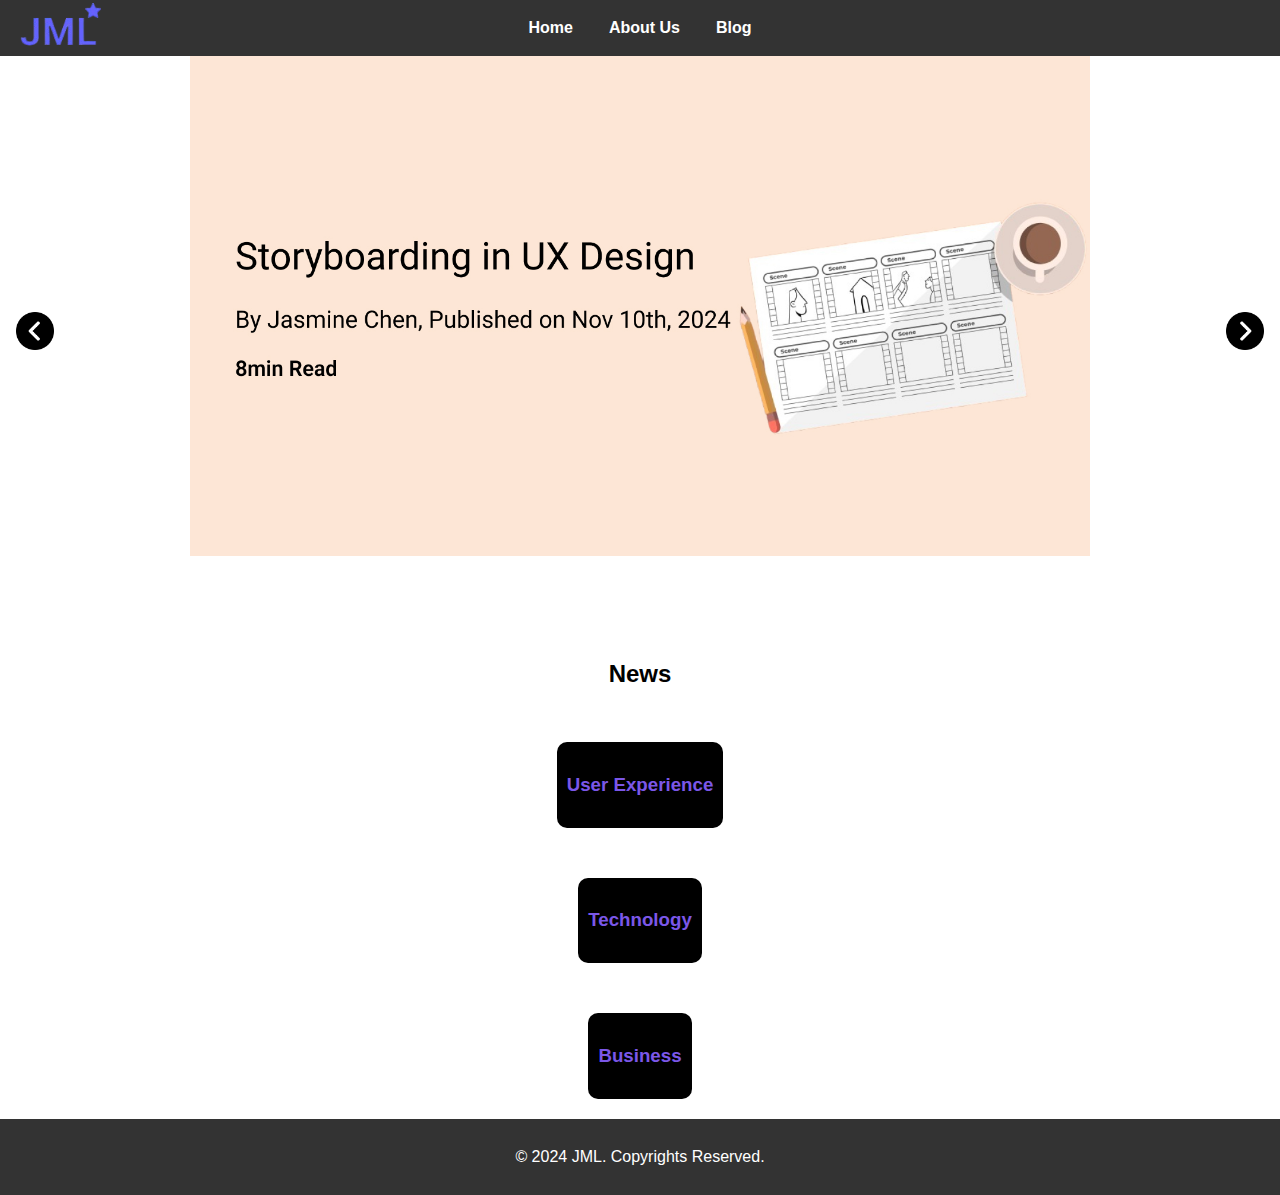
<file: index.html>
<!DOCTYPE html>
<html lang="en">

<head>
    <meta charset="UTF-8">
    <meta name="viewport" content="width=device-width, initial-scale=1.0">
    <title>Home</title>
    <link rel="stylesheet" href="style.css">
</head>

<body>
    <!-- Navigation Bar -->
  <div class="nav">
        <img src="logo.jpg" alt="Logo">
        <ul>
            <li><a href="index.html">Home</a></li>
            <li><a href="about.html">About Us</a></li>
            <li><a href="blog.html">Blog</a></li>
        </ul>
    </div>

    <!-- Slideshow Section -->
    <div id="slideshow">
        <div class="slide-container">
            <!-- Banners -->
            <div class="slide">
                <a href="blog1.html">
                <img class="bannerimg" src="blog1banner.jpg" alt="storyboard blog post picture">
                </a>   
            </div>
            <div class="slide">
                <a href="blog2.html">
                <img class="bannerimg" src="blog2banner.jpg" alt="ux design or ux research blog post picture">
                </a>  
            </div>
            <div class="slide">
                <a href="blog3.html">
                <img class="bannerimg" src="blog3banner.jpg" alt="podcast blog post picture included ai generated illustration">
                </a> 
            </div>
        </div>
        <!-- previous and next buttons-->
        <button class="slideshow-button-prev"><img src="previous.png" alt="previous icon" class="buttonImage"></button>
        <button class="slideshow-button-next"><img src="next.png" alt="next icon" class="buttonImage"></button>
    </div>

    <!-- News Section -->
     <h2>News</h2>

    <div id="news">
        <div class="ux-news-container">
            <h3>User Experience</h3>
        </div>

        <div class="tech-news-container">
            <h3>Technology</h3>
        </div>

        <div class="business-news-container">
            <h3>Business</h3>
        </div>
    </div>

    <script>
        // Slideshow JavaScript
        var slideshows = document.getElementById("slideshow");

        function initSlideShow(slideshows) {
            var slides = slideshows.querySelectorAll(".slide-container .slide");
            var leftButton = slideshows.querySelector(".slideshow-button-prev");
            var rightButton = slideshows.querySelector(".slideshow-button-next");
            var index = 0;
            var time = 4000;
            // Default
            slides[index].classList.add("active");
            // After every 4 seconds
            setInterval(() => {
                slides[index].classList.remove("active");
                index++;
                // Return to first banner
                if (index === slides.length) index = 0;
                slides[index].classList.add("active");
            }, time);

            leftButton.addEventListener("click", goToPreviousSlide);
            rightButton.addEventListener("click", goToNextSlide);

            function goToPreviousSlide() {
                slides[index].classList.remove("active");
                index--;
                if (index < 0) index = slides.length - 1;
                slides[index].classList.add("active");
            }

            function goToNextSlide() {
                slides[index].classList.remove("active");
                index++;
                if (index === slides.length) index = 0;
                slides[index].classList.add("active");
            }
        }

        initSlideShow(slideshows);

        // Fetch News
        async function fetchTechNewsData() {
            var url = `https://api.thenewsapi.com/v1/news/top?api_token=SuZ1jowezIUyfxOaCOeojVQCXoXjDWhscSIWRh1i&categories=tech&language=en&published_after=2024-12`;
            var response = await fetch(url);
            var jsonData = await response.json();
            var container = document.querySelector(".tech-news-container");

            jsonData.data.forEach(article => {
                var newsCard = document.createElement("div");
                newsCard.innerHTML = `
                <img src="${article.image_url}" alt="${article.title}" class="newsImage">
                <a href="${article.url}" target="_blank" class="newsTitle"><h4>${article.title}</h4></a>
                <p class="snippet">${article.snippet}</p>
                `;
                newsCard.className = "newsCard";
                container.appendChild(newsCard);
            });
        }

        fetchTechNewsData();

        async function fetchBusinessNewsData() {
            var url = `https://api.thenewsapi.com/v1/news/top?api_token=SuZ1jowezIUyfxOaCOeojVQCXoXjDWhscSIWRh1i&categories=business&language=en&published_after=2024-12`;
            var response = await fetch(url);
            var jsonData = await response.json();
            var container = document.querySelector(".business-news-container");

            jsonData.data.forEach(article => {
                var newsCard = document.createElement("div");
                newsCard.innerHTML = `
                <img src="${article.image_url}" alt="${article.title}" class="newsImage">
                <a href="${article.url}" target="_blank" class="newsTitle"><h4>${article.title}</h4></a>
                <p class="snippet">${article.snippet}</p>
                `;
                newsCard.className = "newsCard";
                container.appendChild(newsCard);
            });
        }

        fetchBusinessNewsData();

        async function fetchUxNewsData() {
            var url = `https://api.thenewsapi.com/v1/news/top?api_token=SuZ1jowezIUyfxOaCOeojVQCXoXjDWhscSIWRh1i&language=en&search=user experience design&published_after=2024-12`;
            var response = await fetch(url);
            var jsonData = await response.json();
            var container = document.querySelector(".ux-news-container");

            jsonData.data.forEach(article => {
                var newsCard = document.createElement("div");
                newsCard.innerHTML = `
                <img src="${article.image_url}" alt="${article.title}" class="newsImage">
                <a href="${article.url}" target="_blank" class="newsTitle"><h4>${article.title}</h4></a>
                <p class="snippet">${article.snippet}</p>
                `;
                newsCard.className = "newsCard";
                container.appendChild(newsCard);
            });
        }

        fetchUxNewsData();
    </script>

     <!-- Footer -->
   <footer>
    <p>&copy; 2024 JML. Copyrights Reserved.</p>
</footer>
</body>

</html>
</file>
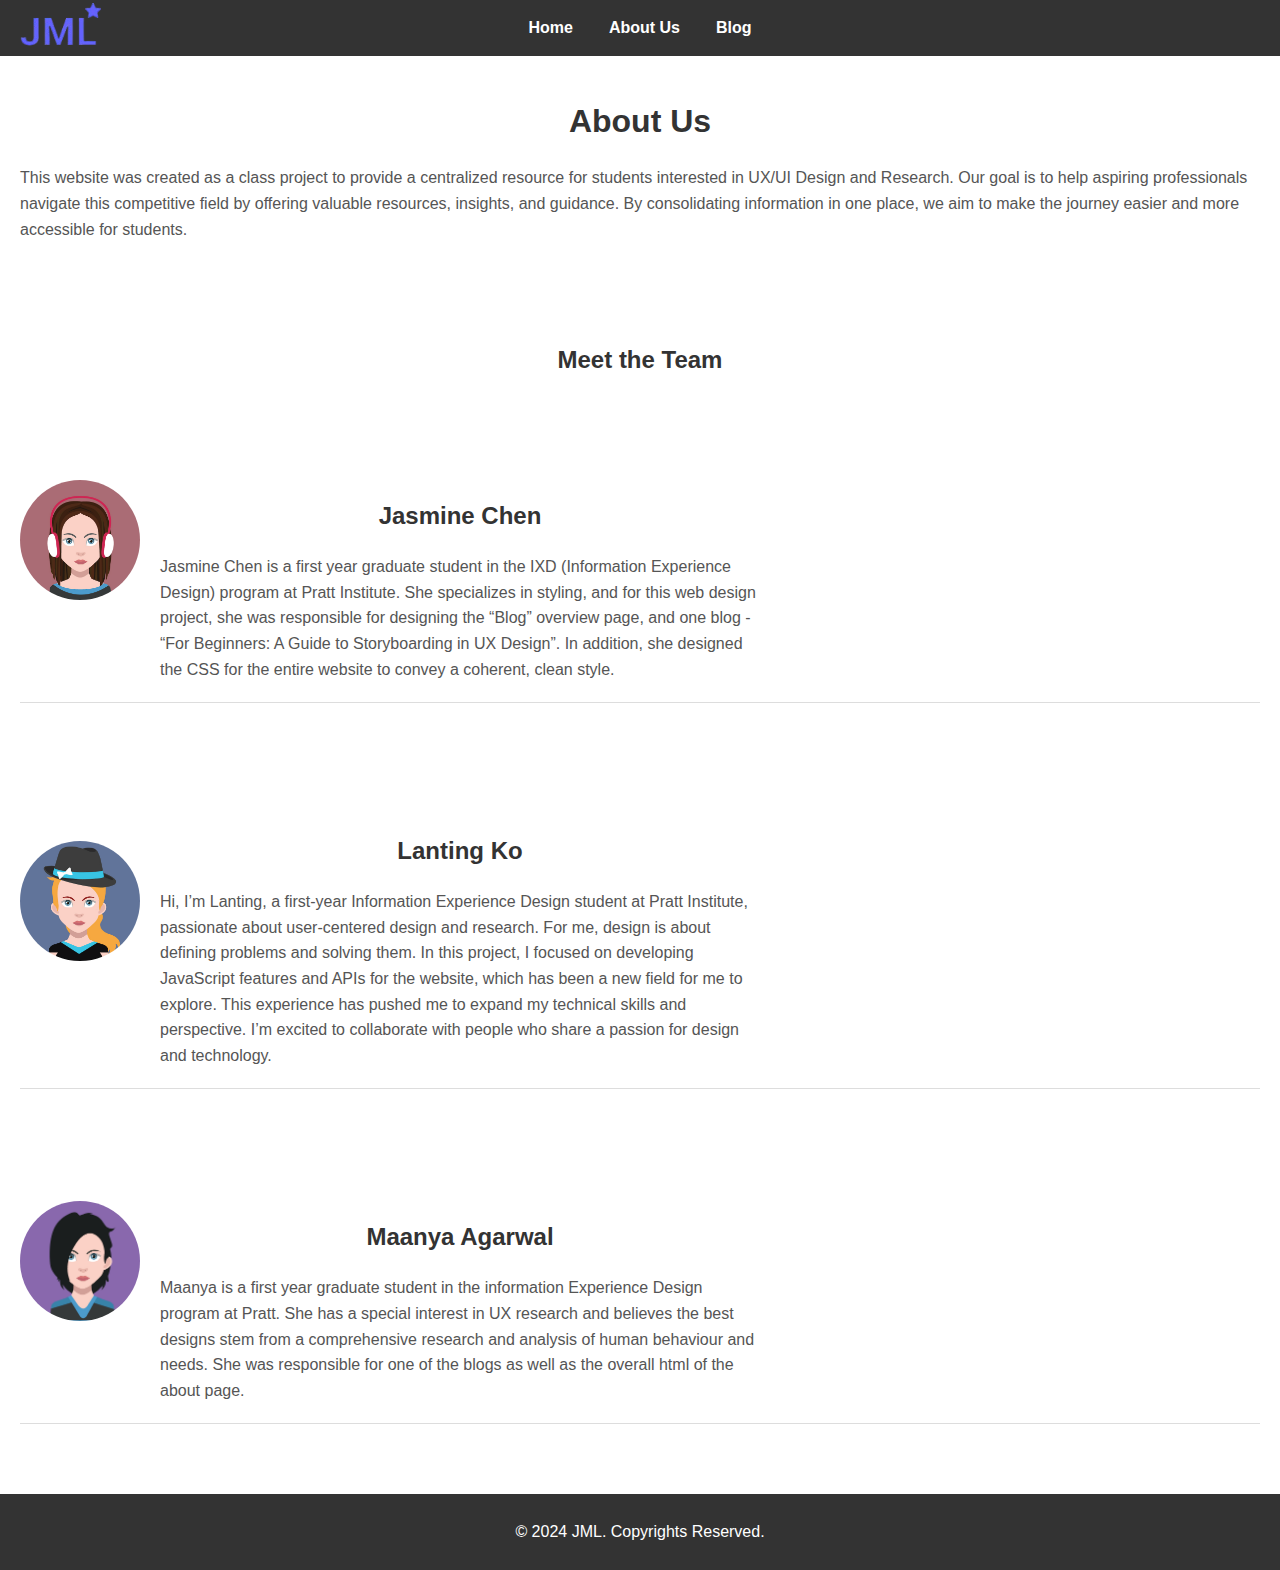
<file: about.html>
<!DOCTYPE html>
<html lang="en">
<head>
    <meta charset="UTF-8">
    <meta name="viewport" content="width=device-width, initial-scale=1.0">
    <title>About Us</title>
    <link rel="stylesheet" href="style.css">
</head>
<body>
     <div class="nav">
        <img src="logo.jpg" alt="Logo">
        <ul>
            <li><a href="index.html">Home</a></li>
            <li><a href="about.html">About Us</a></li>
            <li><a href="blog.html">Blog</a></li>
        </ul>
    </div>

    <!-- About Page Content -->
    <section class="about-page">
        <h1>About Us</h1>
        <p>This website was created as a class project to provide a centralized resource for students interested in UX/UI Design and Research. Our goal is to help aspiring professionals navigate this competitive field by offering valuable resources, insights, and guidance. By consolidating information in one place, we aim to make the journey easier and more accessible for students.</p>

        <h2>Meet the Team</h2>
        
        <!-- Member 1 -->
        <div class="team-member">
            <div class="member-image">
                <img src="member1.jpg" alt="Member 1">
            </div>
            <div class="member-info">
                <h2>Jasmine Chen</h2>
                <p>Jasmine Chen is a first year graduate student in the IXD (Information Experience Design) program at Pratt Institute. She specializes in styling, and for this web design project, she was responsible for designing the “Blog” overview page, and one blog - “For Beginners: A Guide to Storyboarding in UX Design”. In addition, she designed the CSS for the entire website to convey a coherent, clean style.</p>
            </div>
        </div>

        <!-- Member 2 -->
        <div class="team-member">
            <div class="member-image">
                <img src="member2.jpg" alt="Member 2">
            </div>
            <div class="member-info">
                <h2>Lanting Ko</h2>
                <p>Hi, I’m Lanting, a first-year Information Experience Design student at Pratt Institute, passionate about user-centered design and research. For me, design is about defining problems and solving them. In this project, I focused on developing JavaScript features and APIs for the website, which has been a new field for me to explore. This experience has pushed me to expand my technical skills and perspective. I’m excited to collaborate with people who share a passion for design and technology. </p>
            </div>
        </div>

        <!-- Member 3 -->
        <div class="team-member">
            <div class="member-image">
                <img src="member3.jpg" alt="Member 3">
            </div>
            <div class="member-info">
                <h2>Maanya Agarwal</h2>
                <p>Maanya is a first year graduate student in the information Experience Design program at Pratt. She has a special interest in UX research and believes the best designs stem from a comprehensive research and analysis of human behaviour and needs. She was responsible for one of the blogs as well as the overall html of the about page.</p>
            </div>
        </div>
    </section>
    
 <!-- Footer -->
   <footer>
    <p>&copy; 2024 JML. Copyrights Reserved.</p>
</footer>
</body>
</html>
</file>
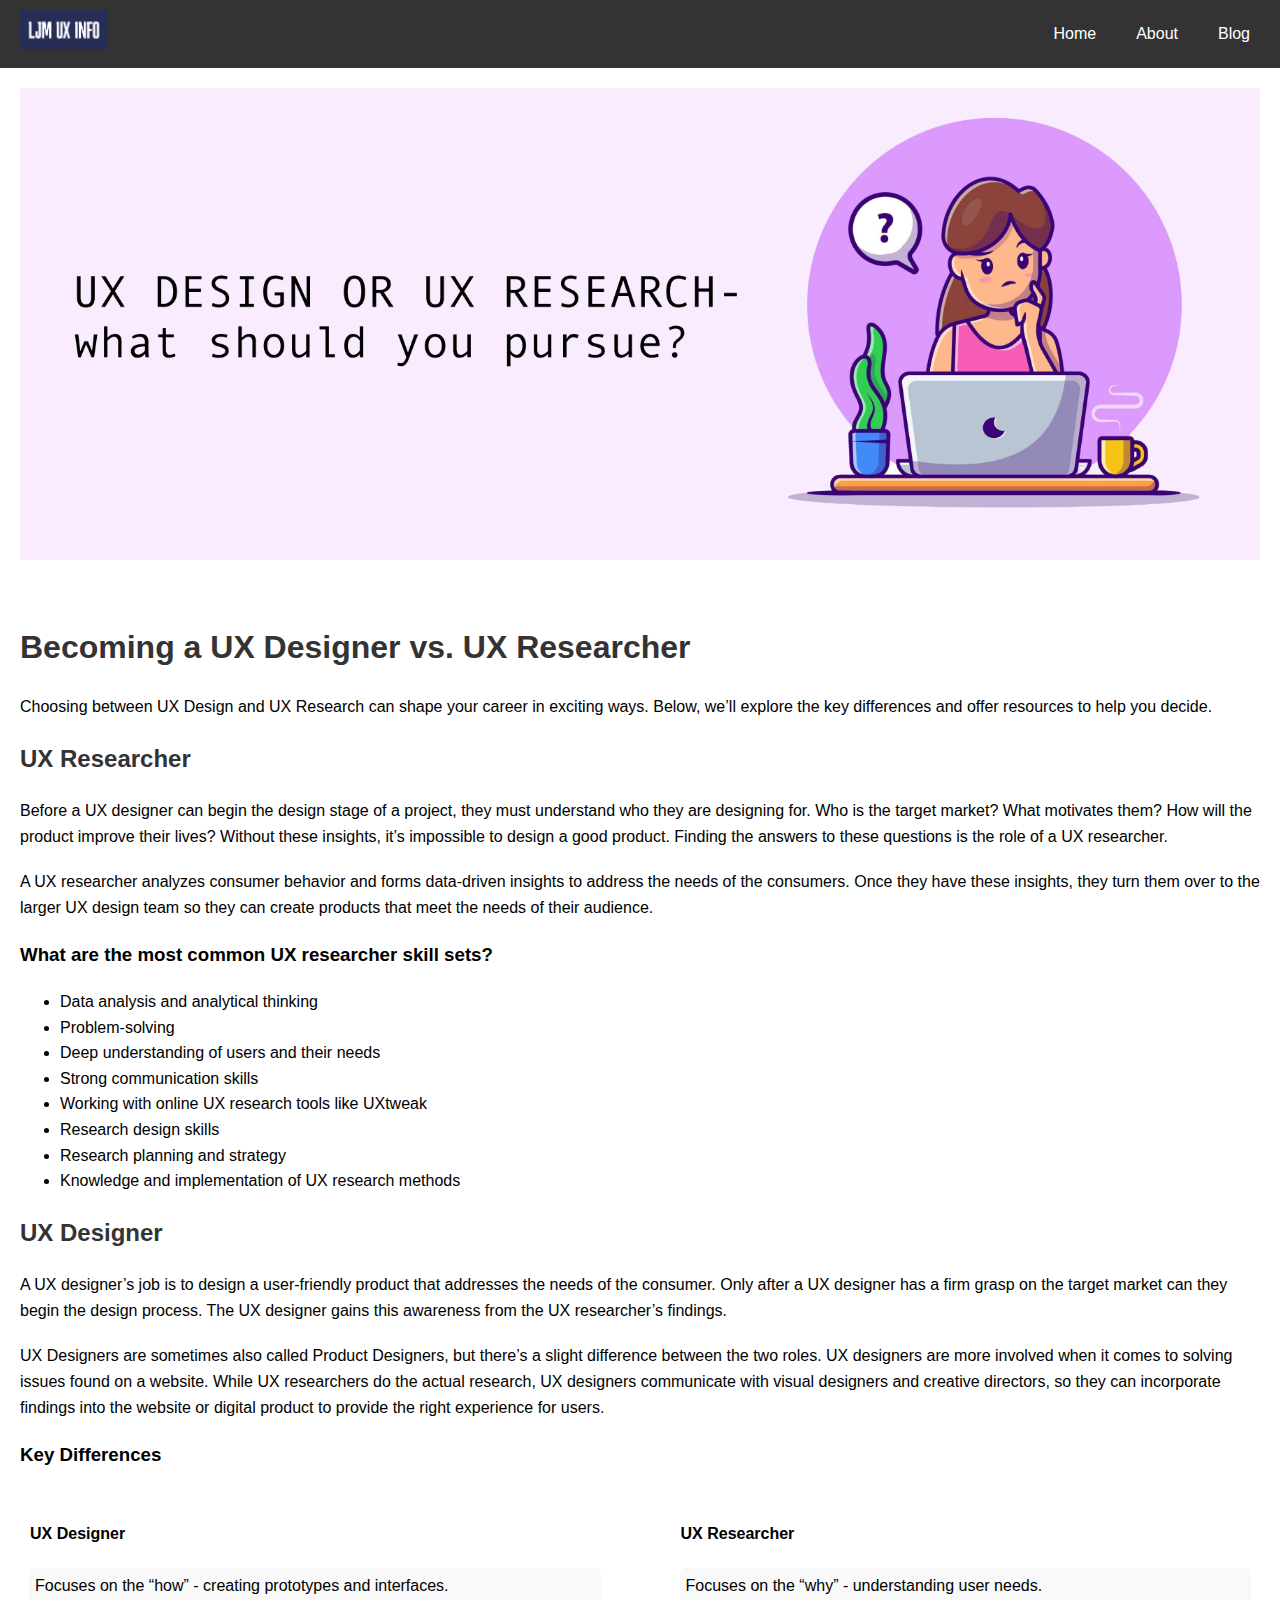
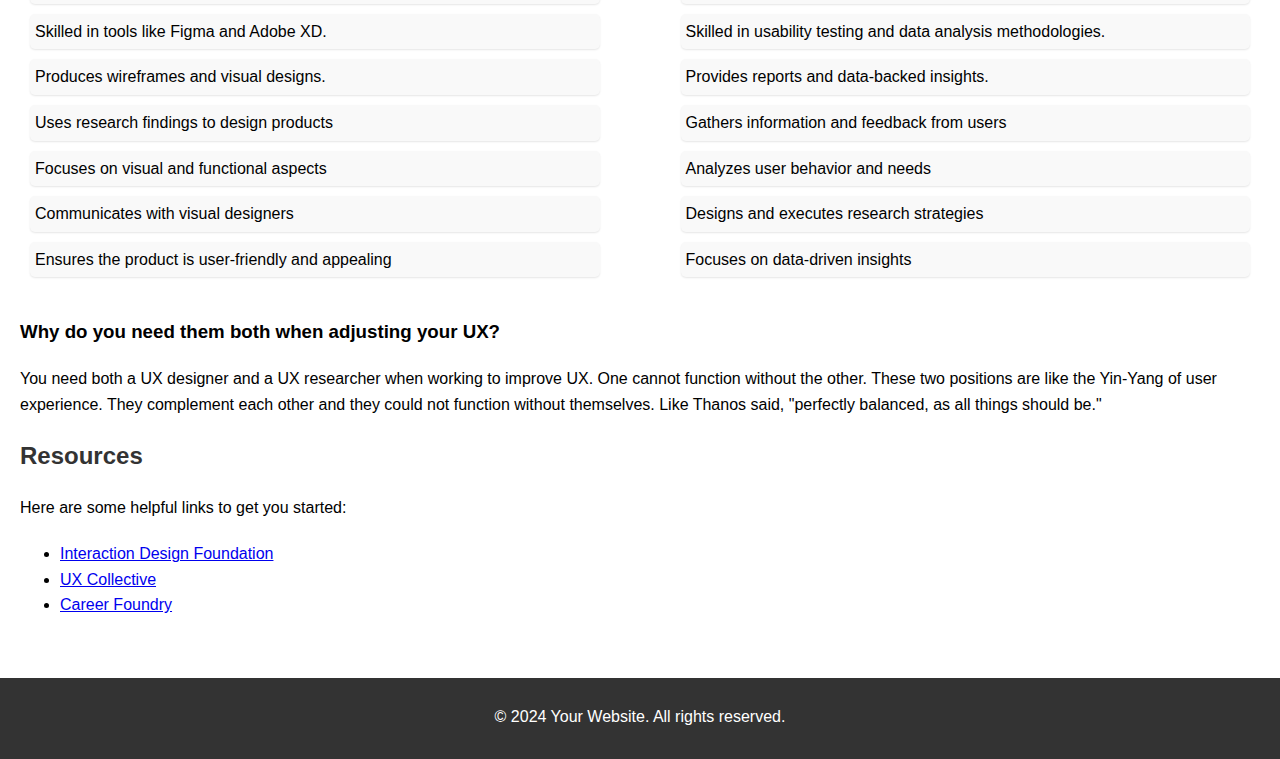
<file: article2.html>
<!DOCTYPE html>
<html lang="en">
<head>
    <meta charset="UTF-8">
    <meta name="viewport" content="width=device-width, initial-scale=1.0">
    <title>UX Design vs UX Research</title>
    <link rel="stylesheet" href="styles.css">
</head>
<body>
    <!-- Navigation Bar -->
    <header>
        <nav class="navbar">
            <div class="nav-left">
                <img src="logo.png" alt="Website Logo" class="logo">
            </div>
            <div class="nav-right">
                <ul class="nav-links">
                    <li><a href="index.html">Home</a></li>
                    <li><a href="about.html">About</a></li>
                    <li><a href="blog.html">Blog</a></li>
                </ul>
            </div>
        </nav>
    </header>

    <!-- Banner Section -->
    <section class="banner">
        <img src="banner.png" alt="Banner Image: UX Design vs UX Research">
    </section>

    <!-- Article Section -->
    <section>
        <h1>Becoming a UX Designer vs. UX Researcher</h1>
        <p>Choosing between UX Design and UX Research can shape your career in exciting ways. Below, we’ll explore the key differences and offer resources to help you decide.</p>

        <h2>UX Researcher</h2>
        <p>
            Before a UX designer can begin the design stage of a project, they must understand who they are designing for. 
            Who is the target market? What motivates them? How will the product improve their lives? Without these insights, 
            it’s impossible to design a good product. Finding the answers to these questions is the role of a UX researcher.
        </p>
        <p>
            A UX researcher analyzes consumer behavior and forms data-driven insights to address the needs of the consumers. 
            Once they have these insights, they turn them over to the larger UX design team so they can create products that 
            meet the needs of their audience.
        </p>

        <h3>What are the most common UX researcher skill sets?</h3>
        <ul>
            <li>Data analysis and analytical thinking</li>
            <li>Problem-solving</li>
            <li>Deep understanding of users and their needs</li>
            <li>Strong communication skills</li>
            <li>Working with online UX research tools like UXtweak</li>
            <li>Research design skills</li>
            <li>Research planning and strategy</li>
            <li>Knowledge and implementation of UX research methods</li>
        </ul>

        <h2>UX Designer</h2>
        <p>
            A UX designer’s job is to design a user-friendly product that addresses the needs of the consumer. 
            Only after a UX designer has a firm grasp on the target market can they begin the design process. 
            The UX designer gains this awareness from the UX researcher’s findings.
        </p>
        <p>
            UX Designers are sometimes also called Product Designers, but there’s a slight difference between the two roles. 
            UX designers are more involved when it comes to solving issues found on a website. While UX researchers do the actual research, 
            UX designers communicate with visual designers and creative directors, so they can incorporate findings into the website or 
            digital product to provide the right experience for users.
        </p>

        <h3>Key Differences</h3>
        <div class="comparison-container">
            <div class="comparison-column">
                <h4>UX Designer</h4>
                <ul>
                    <li>Focuses on the “how” - creating prototypes and interfaces.</li>
                    <li>Skilled in tools like Figma and Adobe XD.</li>
                    <li>Produces wireframes and visual designs.</li>
                    <li>Uses research findings to design products</li>
                    <li>Focuses on visual and functional aspects</li>
                    <li>Communicates with visual designers</li>
                    <li>Ensures the product is user-friendly and appealing</li>
                </ul>
            </div>
            <div class="comparison-divider"></div>
            <div class="comparison-column">
                <h4>UX Researcher</h4>
                <ul>
                    <li>Focuses on the “why” - understanding user needs.</li>
                    <li>Skilled in usability testing and data analysis methodologies.</li>
                    <li>Provides reports and data-backed insights.</li>
                    <li>Gathers information and feedback from users</li>
                    <li>Analyzes user behavior and needs</li>
                    <li>Designs and executes research strategies</li>
                    <li>Focuses on data-driven insights</li>
                </ul>
            </div>
        </div>

        <h3>Why do you need them both when adjusting your UX?</h3>
        <p>
            You need both a UX designer and a UX researcher when working to improve UX. One cannot function without the other. 
            These two positions are like the Yin-Yang of user experience. They complement each other and they could not function 
            without themselves. Like Thanos said, "perfectly balanced, as all things should be."
        </p>

        <!-- Resources Section -->
        <h2>Resources</h2>
        <p>Here are some helpful links to get you started:</p>
        <ul>
            <li><a href="https://www.interaction-design.org/" target="_blank">Interaction Design Foundation</a></li>
            <li><a href="https://uxdesign.cc/" target="_blank">UX Collective</a></li>
            <li><a href="https://careerfoundry.com/" target="_blank">Career Foundry</a></li>
        </ul>
    </section>

    <!-- Footer -->
    <footer>
        <p>&copy; 2024 Your Website. All rights reserved.</p>
    </footer>
</body>
</html>
</file>
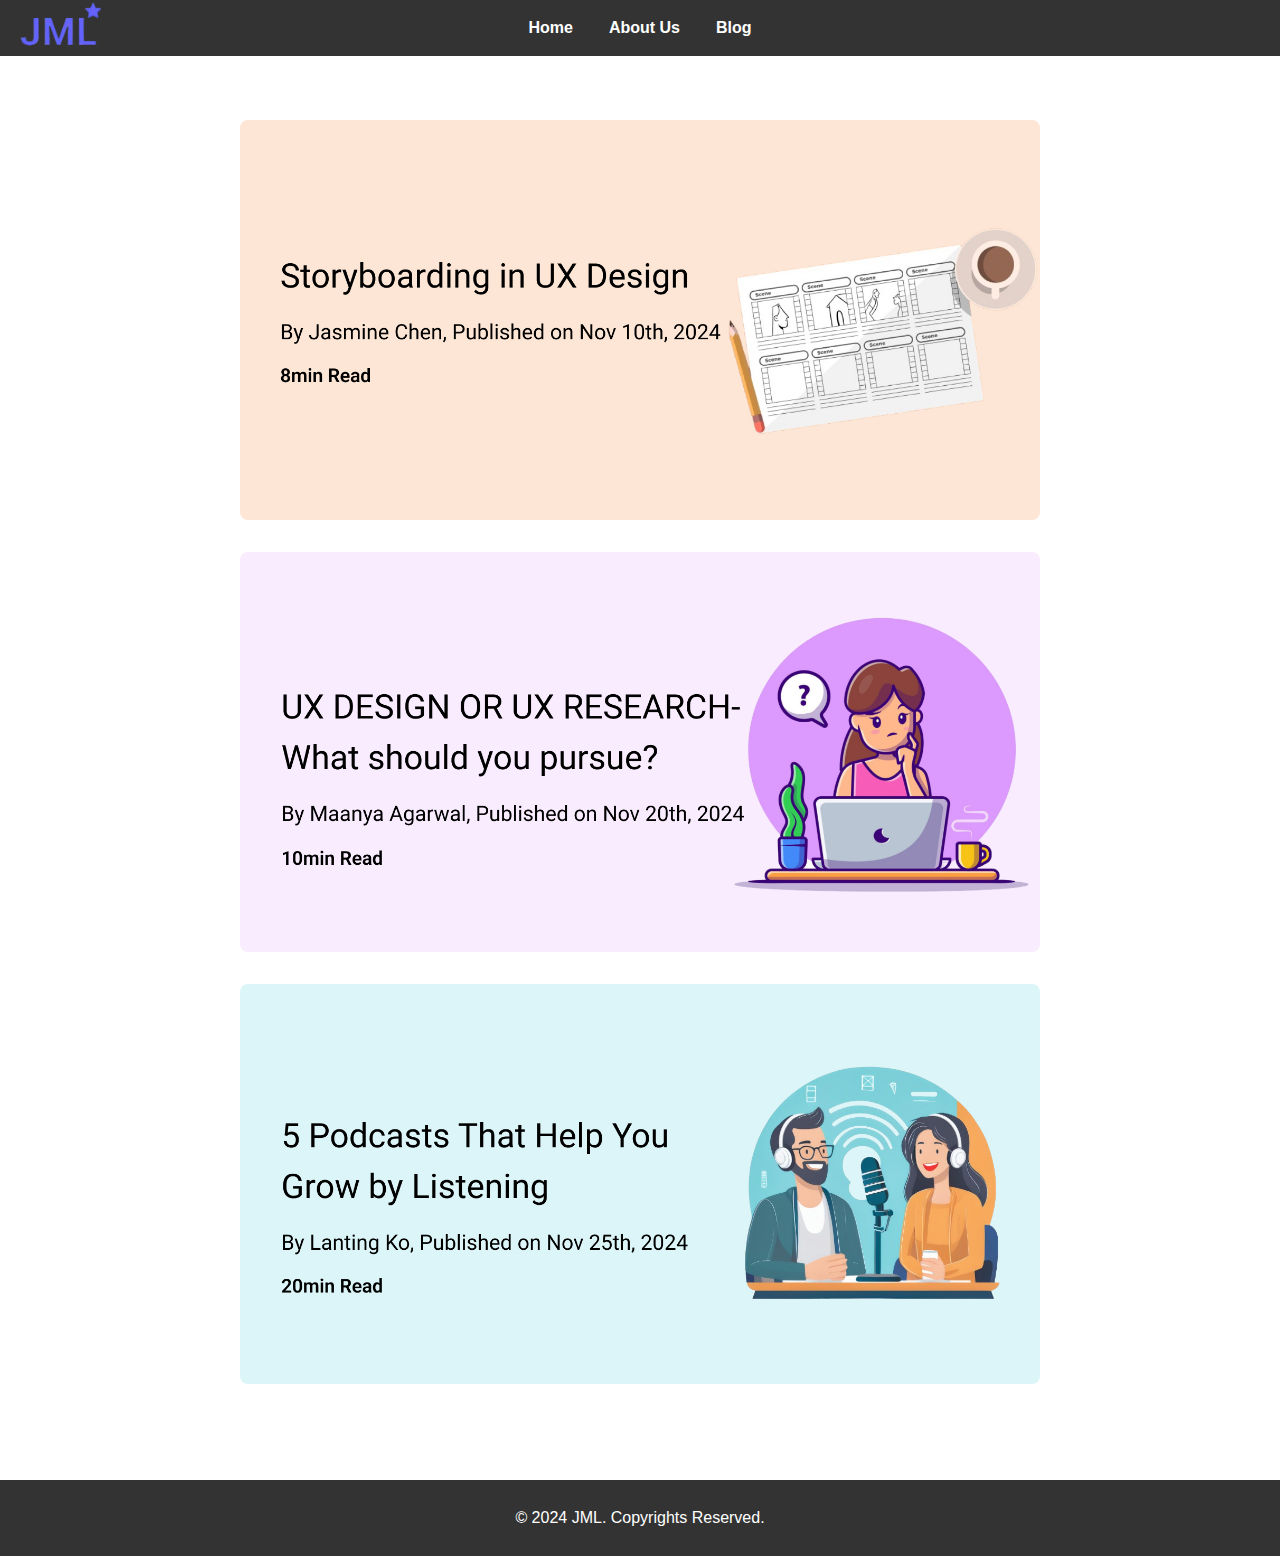
<file: blog.html>
<!DOCTYPE html>
<html lang="en">
<head>
  <meta charset="UTF-8">
  <meta name="viewport" content="width=device-width, initial-scale=1.0">
  <title>Blog</title>
  <link rel="stylesheet" href="style.css">
</head>
<body>
  <div class="nav">
    <img src="logo.jpg" alt="Logo">
    <ul>
      <li><a href="index.html">Home</a></li>
      <li><a href="about.html">About Us</a></li>
      <li><a href="blog.html">Blog</a></li>
    </ul>
  </div>

  <main>
    <section class="image-section">
      <a href="blog1.html" class="image-wrapper" style="background-image: url('blog1banner.jpg');">
      </a>
    </section>

    <section class="image-section">
      <a href="blog2.html" class="image-wrapper" style="background-image: url('blog2banner.jpg');">
      </a>
      <a href="blog3.html" class="image-wrapper" style="background-image: url('blog3banner.jpg');">
      </a>
    </section>
  </main>
  
  <footer>
    <p>&copy; 2024 JML. Copyrights Reserved.</p>
  </footer>
</body>
</html>
</file>
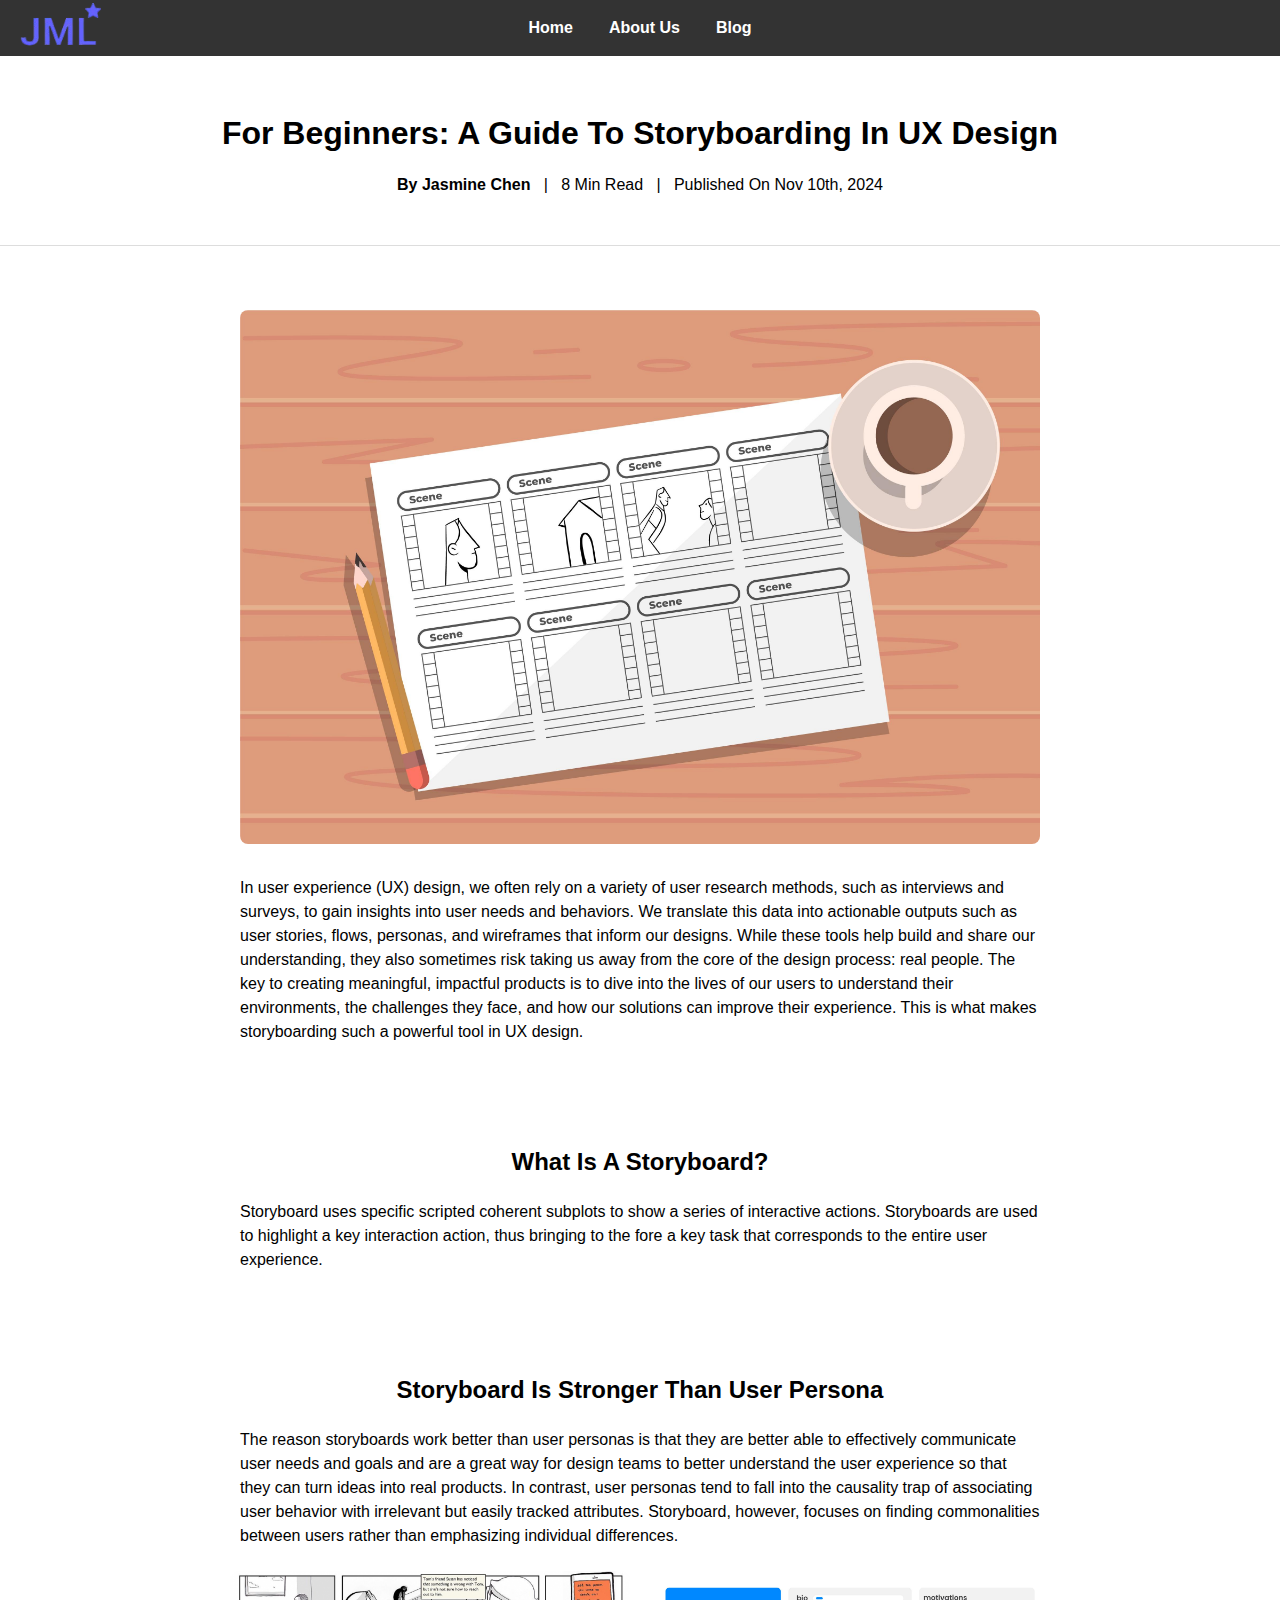
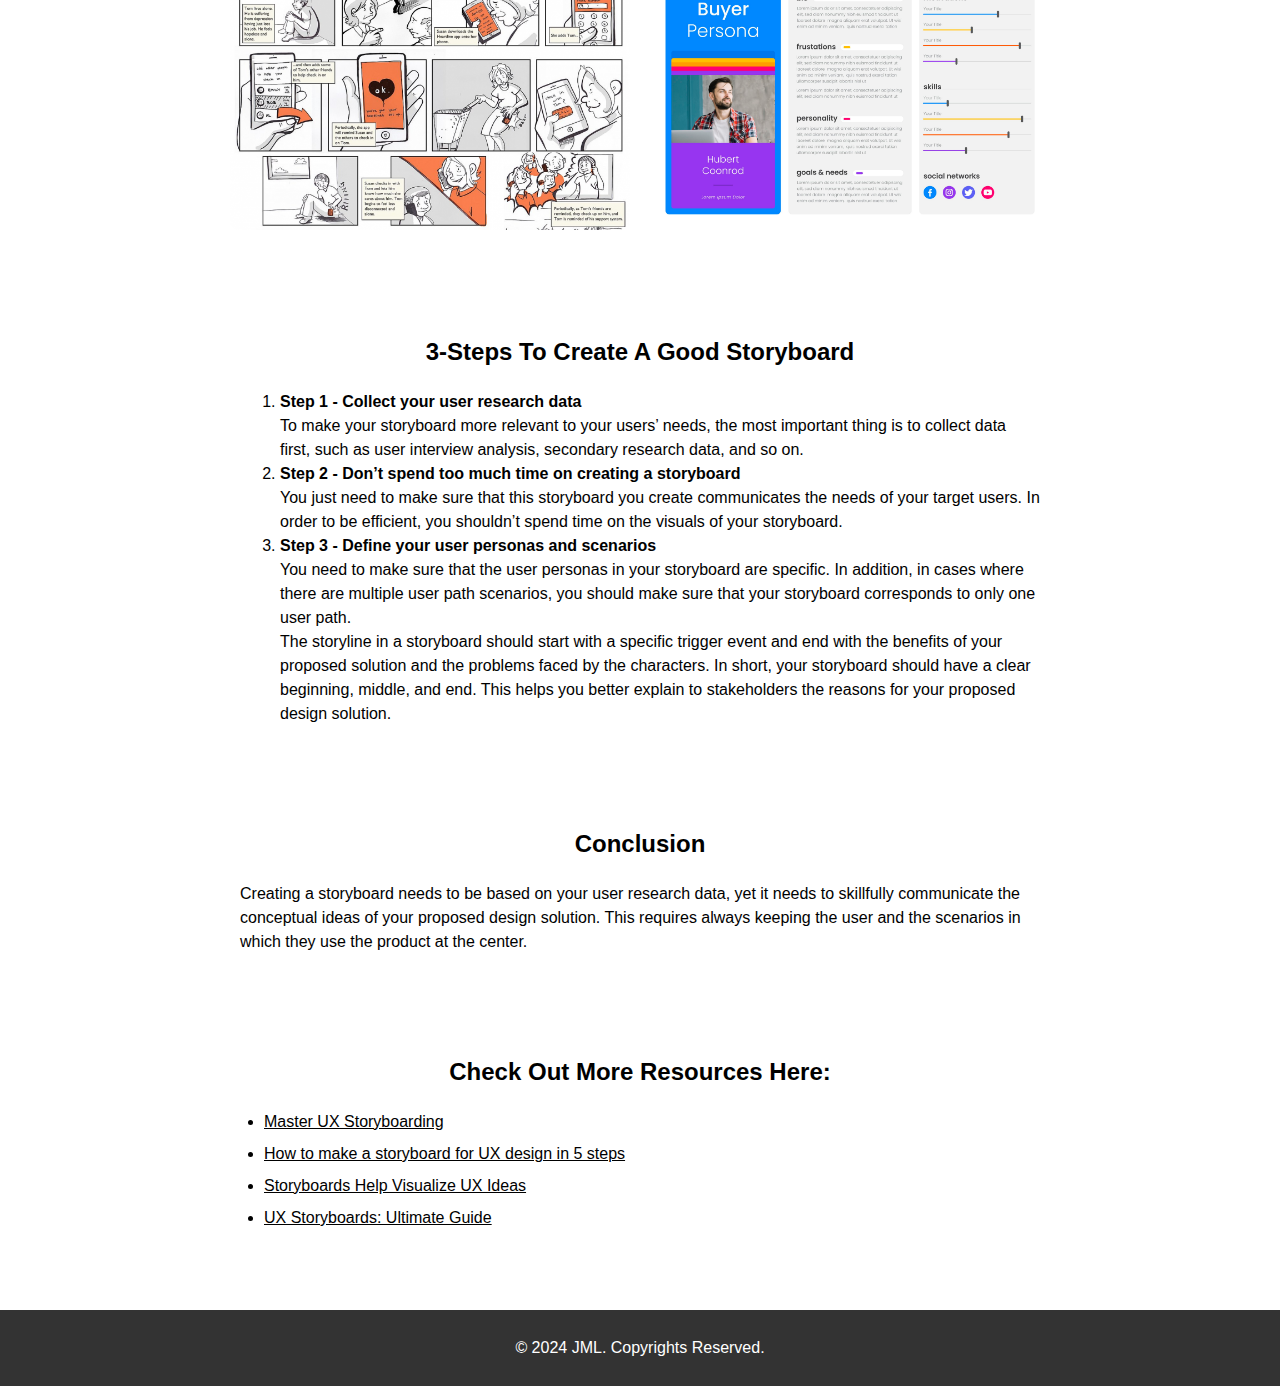
<file: blog1.html>
<!DOCTYPE html>
<html lang="en">
<head>
    <meta charset="UTF-8">
    <meta name="viewport" content="width=device-width, initial-scale=1.0">
    <title>Storyboarding in UX Design</title>
<link rel="stylesheet" href="style.css">
</head>
    
<body>
    <div class="nav">
        <img src="logo.jpg" alt="Logo">
        <ul>
            <li><a href="index.html">Home</a></li>
            <li><a href="about.html">About Us</a></li>
            <li><a href="blog.html">Blog</a></li>
        </ul>
    </div>

    <header>
        <h1>For Beginners: A Guide To Storyboarding In UX Design</h1>
        <p><strong>By Jasmine Chen</strong> &nbsp; | &nbsp; 8 Min Read &nbsp; | &nbsp; Published On Nov 10th, 2024</p>
    </header>

    <main>
        <section class="hero">
            <img src="storyboard.jpg" alt="storyboard" class="hero-image">
        </section>

        <section>
            <p>
                In user experience (UX) design, we often rely on a variety of user research methods, such as interviews 
                and surveys, to gain insights into user needs and behaviors. We translate this data into actionable outputs 
                such as user stories, flows, personas, and wireframes that inform our designs. While these tools help build 
                and share our understanding, they also sometimes risk taking us away from the core of the design process: 
                real people. The key to creating meaningful, impactful products is to dive into the lives of our users to 
                understand their environments, the challenges they face, and how our solutions can improve their experience. 
                This is what makes storyboarding such a powerful tool in UX design.
            </p>
        </section>

        <section class="what-is-storyboard">
            <h2>What Is A Storyboard?</h2>
            <p>
                Storyboard uses specific scripted coherent subplots to show a series of interactive actions. 
                Storyboards are used to highlight a key interaction action, thus bringing to the fore a key task 
                that corresponds to the entire user experience.
            </p>
        </section>

        <section class="why-storyboard">
            <h2>Storyboard Is Stronger Than User Persona</h2>
            <p>
                The reason storyboards work better than user personas is that they are better able to effectively 
                communicate user needs and goals and are a great way for design teams to better understand the user 
                experience so that they can turn ideas into real products. In contrast, user personas tend to fall into 
                the causality trap of associating user behavior with irrelevant but easily tracked attributes. 
                Storyboard, however, focuses on finding commonalities between users rather than emphasizing individual differences.
            </p>

            <div class="image-container">
                <img src="example 1.jpg" alt="storyboard">
                <img src="persona.jpg" alt="persona">
            </div>
        </section>

        <section class="steps">
            <h2>3-Steps To Create A Good Storyboard</h2>
            <ol>
                <li><strong>Step 1 - Collect your user research data</strong><br>
                    To make your storyboard more relevant to your users’ needs, the most important thing is to collect data first, 
                    such as user interview analysis, secondary research data, and so on.
                </li>
                <li><strong>Step 2 - Don’t spend too much time on creating a storyboard</strong><br>
                    You just need to make sure that this storyboard you create communicates the needs of your target users. 
                    In order to be efficient, you shouldn’t spend time on the visuals of your storyboard.
                </li>
                <li><strong>Step 3 - Define your user personas and scenarios</strong><br>
                    You need to make sure that the user personas in your storyboard are specific. In addition, in cases 
                    where there are multiple user path scenarios, you should make sure that your storyboard corresponds 
                    to only one user path.<br>
                    The storyline in a storyboard should start with a specific trigger event and end with the benefits of 
                    your proposed solution and the problems faced by the characters. In short, your storyboard should have 
                    a clear beginning, middle, and end. This helps you better explain to stakeholders the reasons for your 
                    proposed design solution.
                </li>
            </ol>
        </section>

        <section class="conclusion">
            <h2>Conclusion</h2>
            <p>
                Creating a storyboard needs to be based on your user research data, yet it needs to skillfully communicate 
                the conceptual ideas of your proposed design solution. This requires always keeping the user and the scenarios 
                in which they use the product at the center.
            </p>
        </section>

        <section class="resources">
            <h2>Check Out More Resources Here:</h2>
            <ul>
                <li><a href="https://uxwritinghub.com/mastering-ux-storyboarding/">Master UX Storyboarding</a></li>
                <li><a href="https://www.figma.com/resource-library/how-to-create-a-ux-storyboard/">How to make a storyboard for UX design in 5 steps</a></li>
                <li><a href="https://www.nngroup.com/articles/storyboards-visualize-ideas/">Storyboards Help Visualize UX Ideas</a></li>
                <li><a href="https://www.interaction-design.org/literature/article/ux-storyboards?srsltid=AfmBOool38zKsD8zM_WlItKtrRdlJR-_IyetMKn3a-uPzvlSVdMbj43-">UX Storyboards: Ultimate Guide</a></li>
            </ul>
        </section>
    </main>

<footer>
    <p>&copy; 2024 JML. Copyrights Reserved.</p>
</footer>

</body>
</html>
</file>
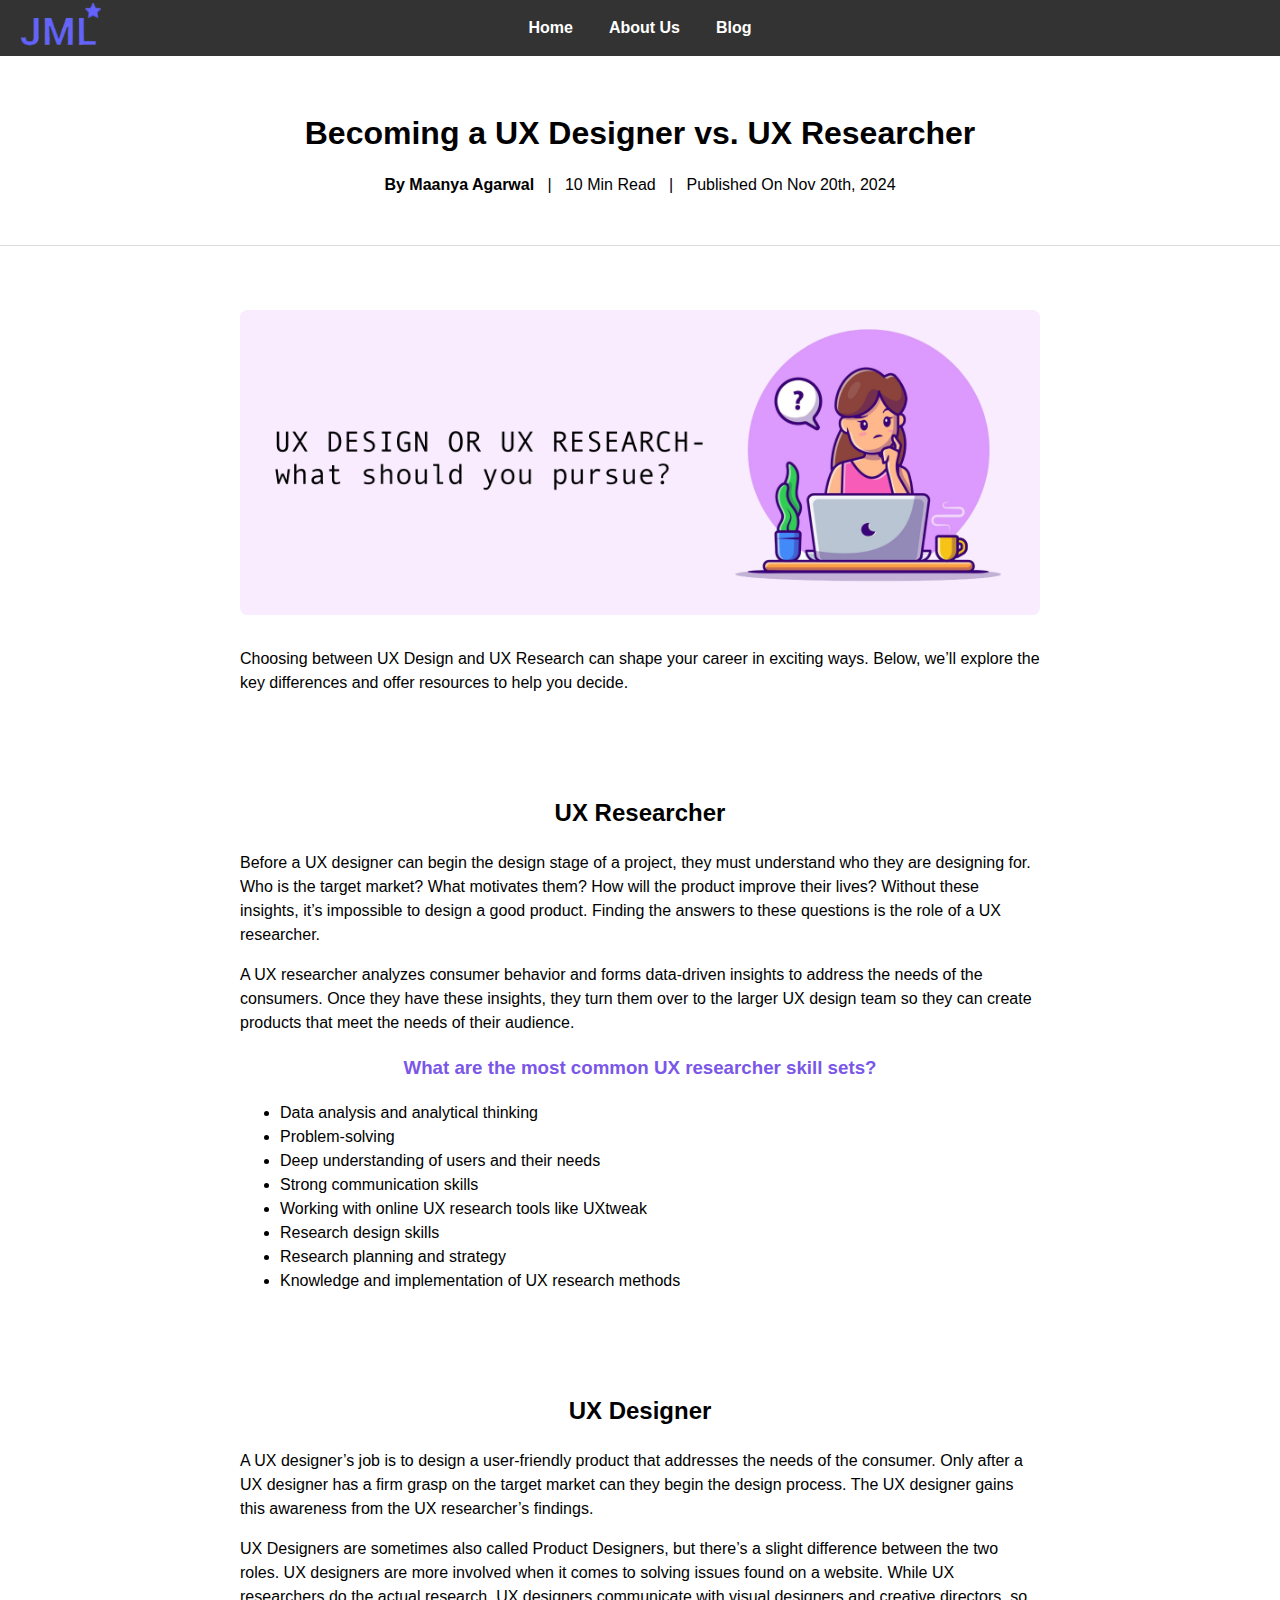
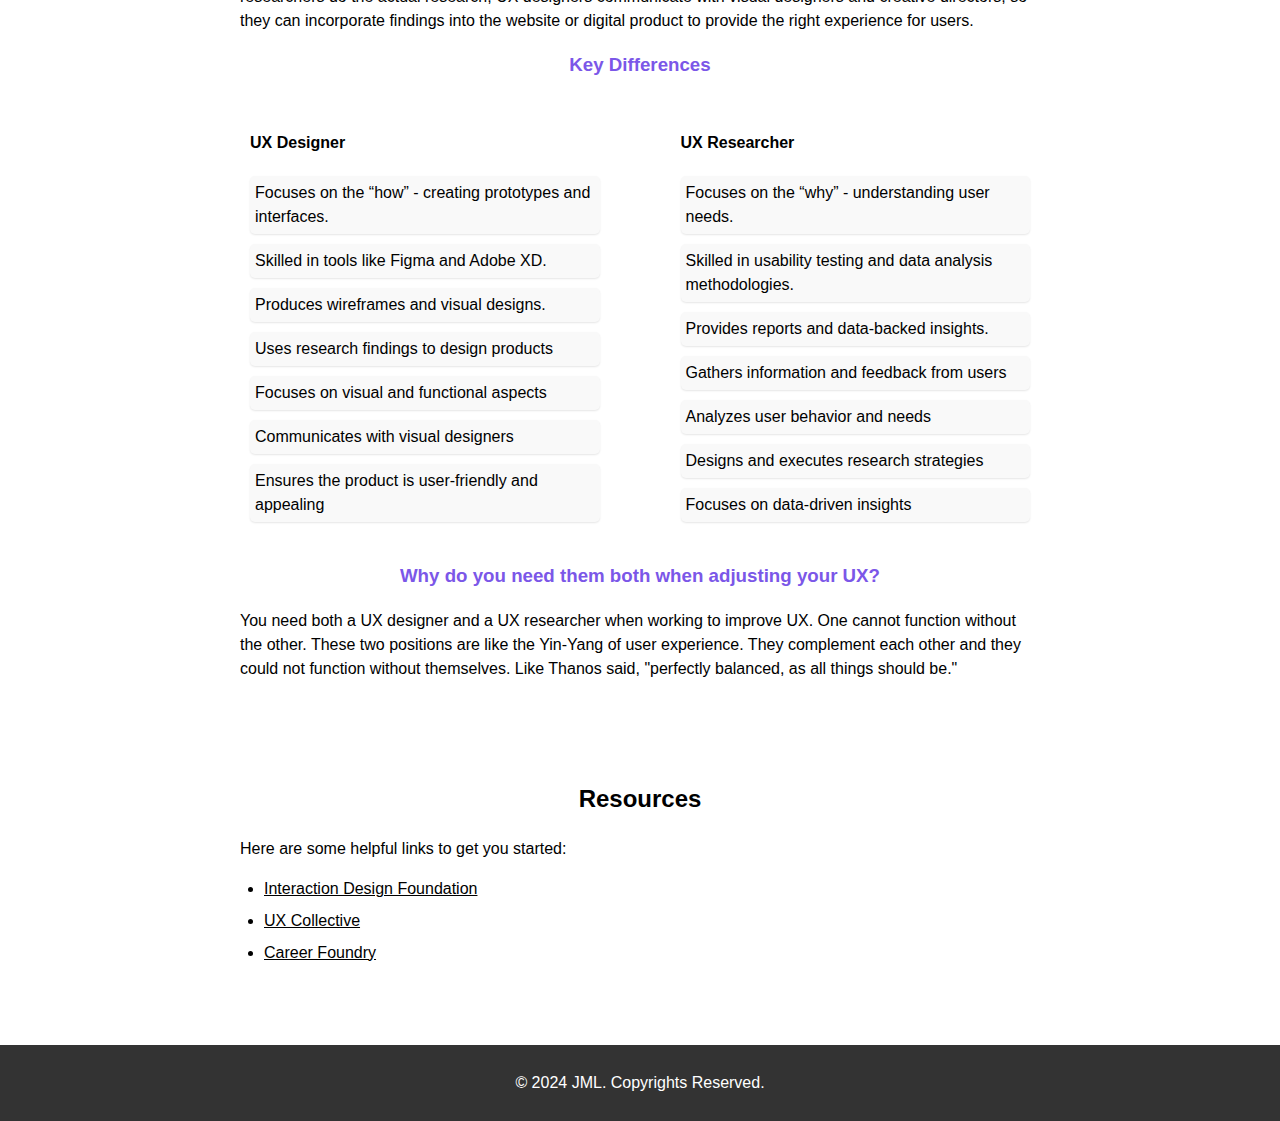
<file: blog2.html>
<!DOCTYPE html>
<html lang="en">
<head>
    <meta charset="UTF-8">
    <meta name="viewport" content="width=device-width, initial-scale=1.0">
    <title>UX Design vs UX Research</title>
    <link rel="stylesheet" href="style.css">
</head>
<body>
   <div class="nav">
        <img src="logo.jpg" alt="Logo">
        <ul>
            <li><a href="index.html">Home</a></li>
            <li><a href="about.html">About Us</a></li>
            <li><a href="blog.html">Blog</a></li>
        </ul>
    </div>

   <header>
        <h1>Becoming a UX Designer vs. UX Researcher</h1>
        <p><strong>By Maanya Agarwal</strong> &nbsp; | &nbsp; 10 Min Read &nbsp; | &nbsp; Published On Nov 20th, 2024</p>
   </header>

 <main>
        <section class="hero">
            <img src="banner.png" alt="UX Design vs UX Research" class="hero-image">
        </section>

        <section>
            <p>
               Choosing between UX Design and UX Research can shape your career in exciting ways. Below, we’ll explore the key differences and offer resources to help you decide.
            </p>
        </section>

     <!-- Main Article Section -->
        <h2>UX Researcher</h2>
        <p>
            Before a UX designer can begin the design stage of a project, they must understand who they are designing for. 
            Who is the target market? What motivates them? How will the product improve their lives? Without these insights, 
            it’s impossible to design a good product. Finding the answers to these questions is the role of a UX researcher.
        </p>
        <p>
            A UX researcher analyzes consumer behavior and forms data-driven insights to address the needs of the consumers. 
            Once they have these insights, they turn them over to the larger UX design team so they can create products that 
            meet the needs of their audience.
        </p>

        <h3>What are the most common UX researcher skill sets?</h3>
        <ul>
            <li>Data analysis and analytical thinking</li>
            <li>Problem-solving</li>
            <li>Deep understanding of users and their needs</li>
            <li>Strong communication skills</li>
            <li>Working with online UX research tools like UXtweak</li>
            <li>Research design skills</li>
            <li>Research planning and strategy</li>
            <li>Knowledge and implementation of UX research methods</li>
        </ul>

        <h2>UX Designer</h2>
        <p>
            A UX designer’s job is to design a user-friendly product that addresses the needs of the consumer. 
            Only after a UX designer has a firm grasp on the target market can they begin the design process. 
            The UX designer gains this awareness from the UX researcher’s findings.
        </p>
        <p>
            UX Designers are sometimes also called Product Designers, but there’s a slight difference between the two roles. 
            UX designers are more involved when it comes to solving issues found on a website. While UX researchers do the actual research, 
            UX designers communicate with visual designers and creative directors, so they can incorporate findings into the website or 
            digital product to provide the right experience for users.
        </p>

        <h3>Key Differences</h3>
        <div class="comparison-container">
            <div class="comparison-column">
                <h4>UX Designer</h4>
                <ul>
                    <li>Focuses on the “how” - creating prototypes and interfaces.</li>
                    <li>Skilled in tools like Figma and Adobe XD.</li>
                    <li>Produces wireframes and visual designs.</li>
                    <li>Uses research findings to design products</li>
                    <li>Focuses on visual and functional aspects</li>
                    <li>Communicates with visual designers</li>
                    <li>Ensures the product is user-friendly and appealing</li>
                </ul>
            </div>
            <div class="comparison-divider"></div>
            <div class="comparison-column">
                <h4>UX Researcher</h4>
                <ul>
                    <li>Focuses on the “why” - understanding user needs.</li>
                    <li>Skilled in usability testing and data analysis methodologies.</li>
                    <li>Provides reports and data-backed insights.</li>
                    <li>Gathers information and feedback from users</li>
                    <li>Analyzes user behavior and needs</li>
                    <li>Designs and executes research strategies</li>
                    <li>Focuses on data-driven insights</li>
                </ul>
            </div>
        </div>

        <h3>Why do you need them both when adjusting your UX?</h3>
        <p>
            You need both a UX designer and a UX researcher when working to improve UX. One cannot function without the other. 
            These two positions are like the Yin-Yang of user experience. They complement each other and they could not function 
            without themselves. Like Thanos said, "perfectly balanced, as all things should be."
        </p>

        <!-- Resources Section -->
     <section class="resources">
        <h2>Resources</h2>
        <p>Here are some helpful links to get you started:</p>
        <ul>
            <li><a href="https://www.interaction-design.org/" target="_blank">Interaction Design Foundation</a></li>
            <li><a href="https://uxdesign.cc/" target="_blank">UX Collective</a></li>
            <li><a href="https://careerfoundry.com/" target="_blank">Career Foundry</a></li>
        </ul>
     </section>  
    </main>

    <!-- Footer -->
   <footer>
    <p>&copy; 2024 JML. Copyrights Reserved.</p>
   </footer>
    
</body>
</html>
</file>
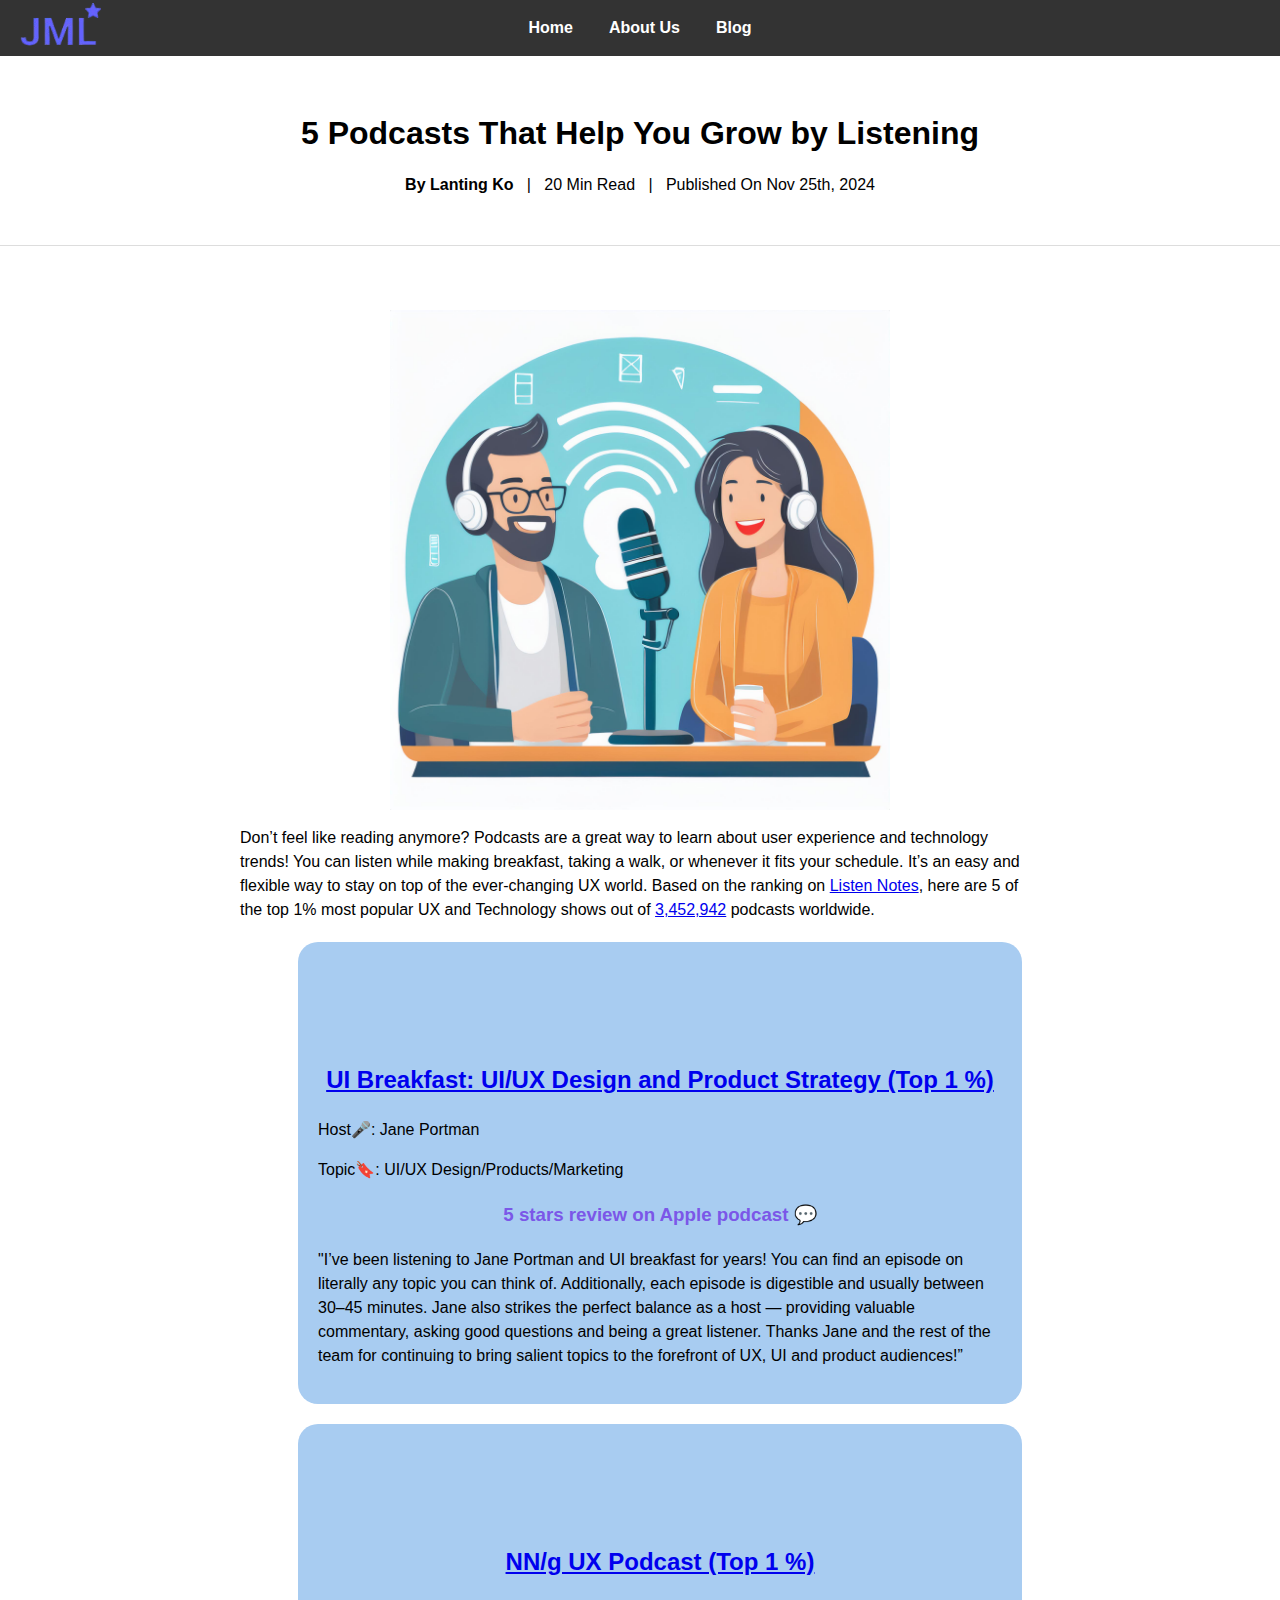
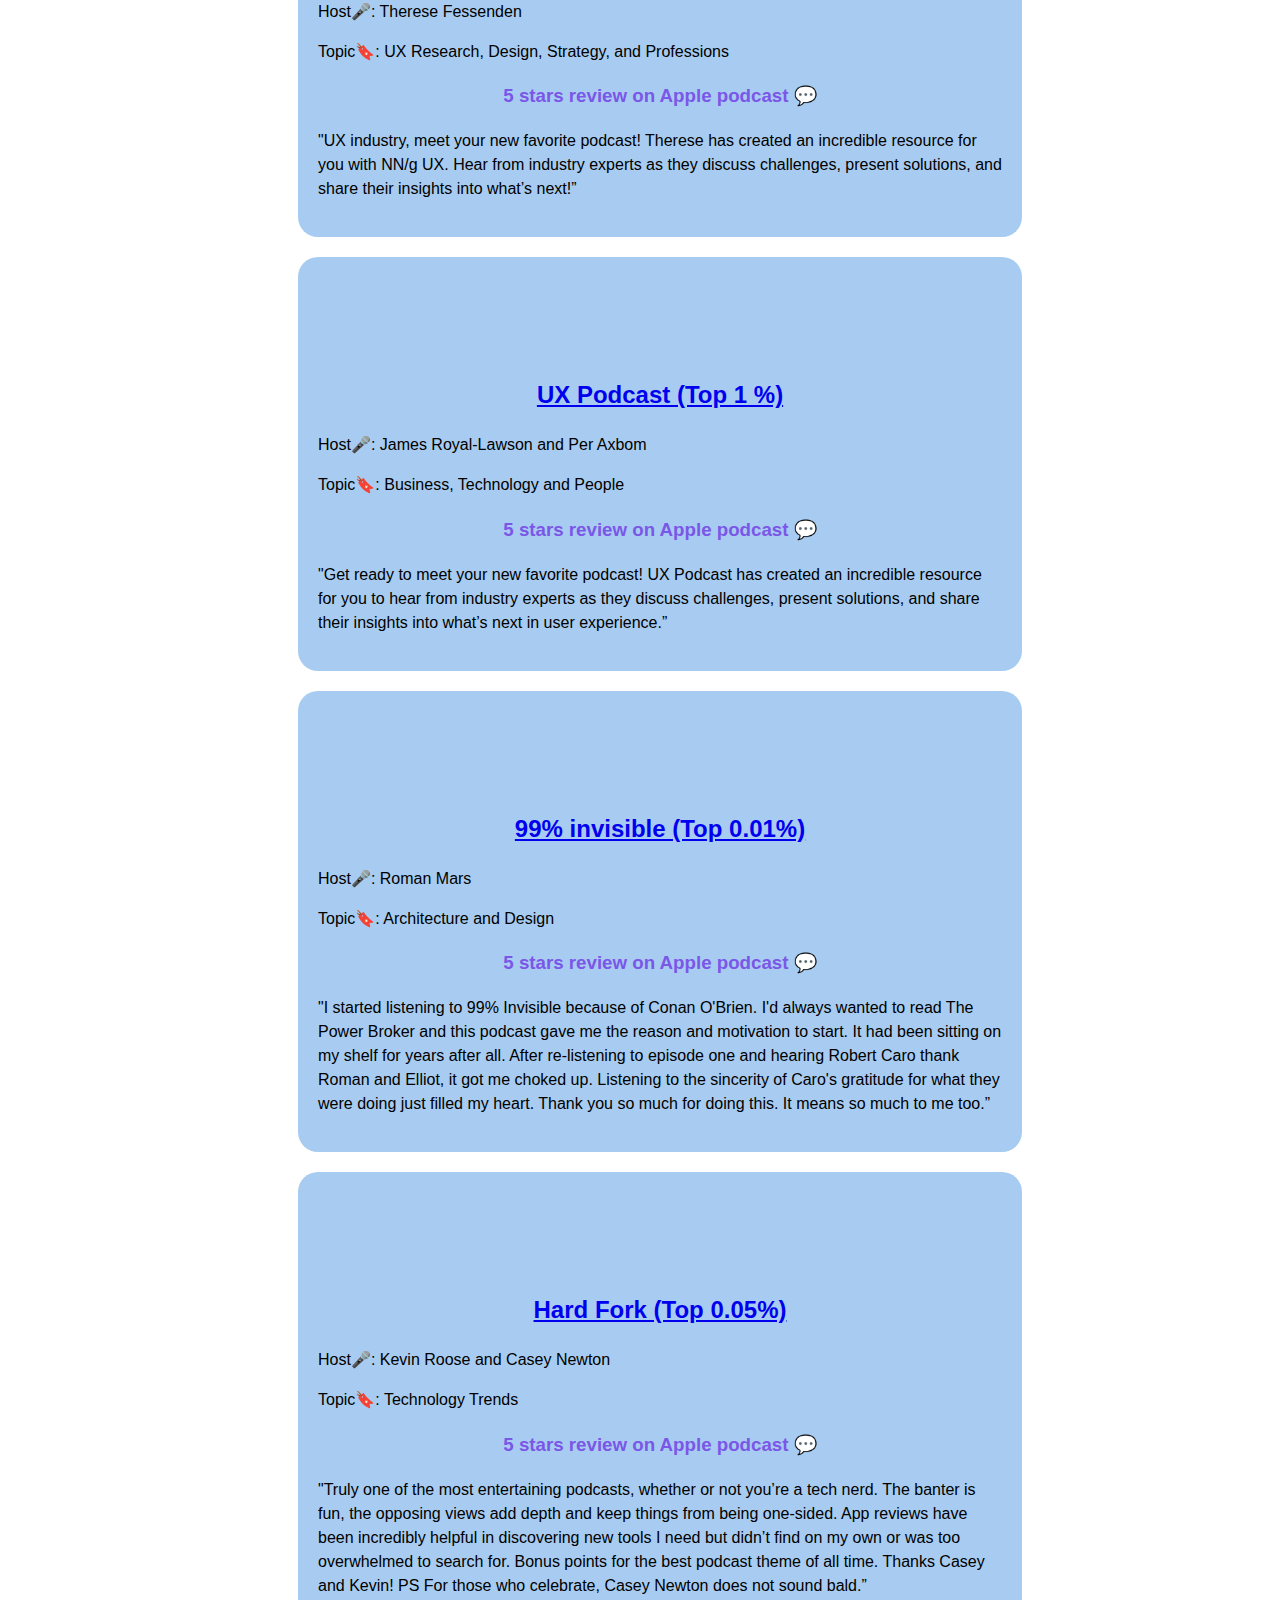
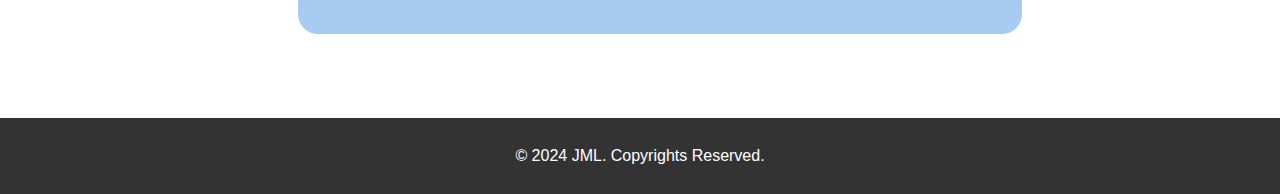
<file: blog3.html>
<!DOCTYPE html>
<html lang="en">
<head>
    <meta charset="UTF-8">
    <meta name="viewport" content="width=device-width, initial-scale=1.0">
    <title>UX Design vs UX Research</title>
    <link rel="stylesheet" href="style.css">
    
</head>

<body>
   <div class="nav">
        <img src="logo.jpg" alt="Logo">
        <ul>
            <li><a href="index.html">Home</a></li>
            <li><a href="about.html">About Us</a></li>
            <li><a href="blog.html">Blog</a></li>
        </ul>
    </div>

   <header>
        <h1>5 Podcasts That Help You Grow by Listening</h1>
        <p><strong>By Lanting Ko</strong> &nbsp; | &nbsp; 20 Min Read &nbsp; | &nbsp; Published On Nov 25th, 2024</p>
   </header>

   <main>
        <img src="podcast.jpeg" alt="ai-generated podcast image">

        <section>
            <p>
               Don’t feel like reading anymore? Podcasts are a great way to learn about user experience and technology trends! You can listen while making breakfast, taking a walk, or whenever it fits your schedule. It’s an easy and flexible way to stay on top of the ever-changing UX world. Based on the ranking on <a href="https://www.listennotes.com">Listen Notes</a>, here are 5 of the top 1% most popular UX and Technology shows out of <a href="https://www.listennotes.com/podcast-stats/">3,452,942</a> podcasts worldwide.
            </p>
        </section>
        
        <!-- Main Article Section -->

        <ul>
            <div class="podcastcontent">
            <h2><a href="https://open.spotify.com/show/1mpwVsWRVGB7SfBWqZJbAb" target="_blank">UI Breakfast: UI/UX Design and Product Strategy (Top 1 %)</a></h2>
            <p>Host🎤: Jane Portman</p>
            <p>Topic🔖: UI/UX Design/Products/Marketing</p>
            <h3>5 stars review on Apple podcast 💬</h3>
            <p>"I’ve been listening to Jane Portman and UI breakfast for years! You can find an episode on literally any topic you can think of. Additionally, each episode is digestible and usually between 30–45 minutes. Jane also strikes the perfect balance as a host — providing valuable commentary, asking good questions and being a great listener. Thanks Jane and the rest of the team for continuing to bring salient topics to the forefront of UX, UI and product audiences!”</p>
            </div>

            <div class="podcastcontent">
            <h2><a href="https://open.spotify.com/show/3GFTfWpfv6m8nhKsPOlT8m" target="_blank">NN/g UX Podcast (Top 1 %)</a></h2>
            <p>Host🎤: Therese Fessenden</p>
            <p>Topic🔖: UX Research, Design, Strategy, and Professions</p>
            <h3>5 stars review on Apple podcast 💬</h3>
            <p>"UX industry, meet your new favorite podcast! Therese has created an incredible resource for you with NN/g UX. Hear from industry experts as they discuss challenges, present solutions, and share their insights into what’s next!”</p>
            </div>

            <div class="podcastcontent">
            <h2><a href="https://open.spotify.com/show/0eFh7xIEdxgSV8ymW0I1Qz" target="_blank">UX Podcast (Top 1 %)</a></h2>
            <p>Host🎤: James Royal-Lawson and Per Axbom</p>
            <p>Topic🔖: Business, Technology and People</p>
            <h3>5 stars review on Apple podcast 💬</h3>
            <p>"Get ready to meet your new favorite podcast! UX Podcast has created an incredible resource for you to hear from industry experts as they discuss challenges, present solutions, and share their insights into what’s next in user experience.”</p>
            </div>

            <div class="podcastcontent">
            <h2><a href="https://open.spotify.com/user/315nqdheckwpv2rtvyzwe6rlhgwa" target="_blank">99% invisible (Top 0.01%)</a></h2>
            <p>Host🎤: Roman Mars</p>
            <p>Topic🔖: Architecture and Design</p>
            <h3>5 stars review on Apple podcast 💬</h3>
            <p>"I started listening to 99% Invisible because of Conan O'Brien. I'd always wanted to read The Power Broker and this podcast gave me the reason and motivation to start. It had been sitting on my shelf for years after all. After re-listening to episode one and hearing Robert Caro thank Roman and Elliot, it got me choked up. Listening to the sincerity of Caro's gratitude for what they were doing just filled my heart. Thank you so much for doing this. It means so much to me too.”</p>
            </div>

            <div class="podcastcontent">
            <h2><a href="https://open.spotify.com/show/44fllCS2FTFr2x2kjP9xeT" target="_blank">Hard Fork (Top 0.05%)</a></h2>
            <p>Host🎤: Kevin Roose and Casey Newton</p>
            <p>Topic🔖: Technology Trends</p>
            <h3>5 stars review on Apple podcast 💬</h3>
            <p>"Truly one of the most entertaining podcasts, whether or not you’re a tech nerd. The banter is fun, the opposing views add depth and keep things from being one-sided. App reviews have been incredibly helpful in discovering new tools I need but didn’t find on my own or was too overwhelmed to search for. Bonus points for the best podcast theme of all time. Thanks Casey and Kevin!  PS For those who celebrate, Casey Newton does not sound bald.”</p>
            </div>
        </ul>
     </main>
         
   <footer>
    <p>&copy; 2024 JML. Copyrights Reserved.</p>
   </footer>

</body>
</html>
</file>
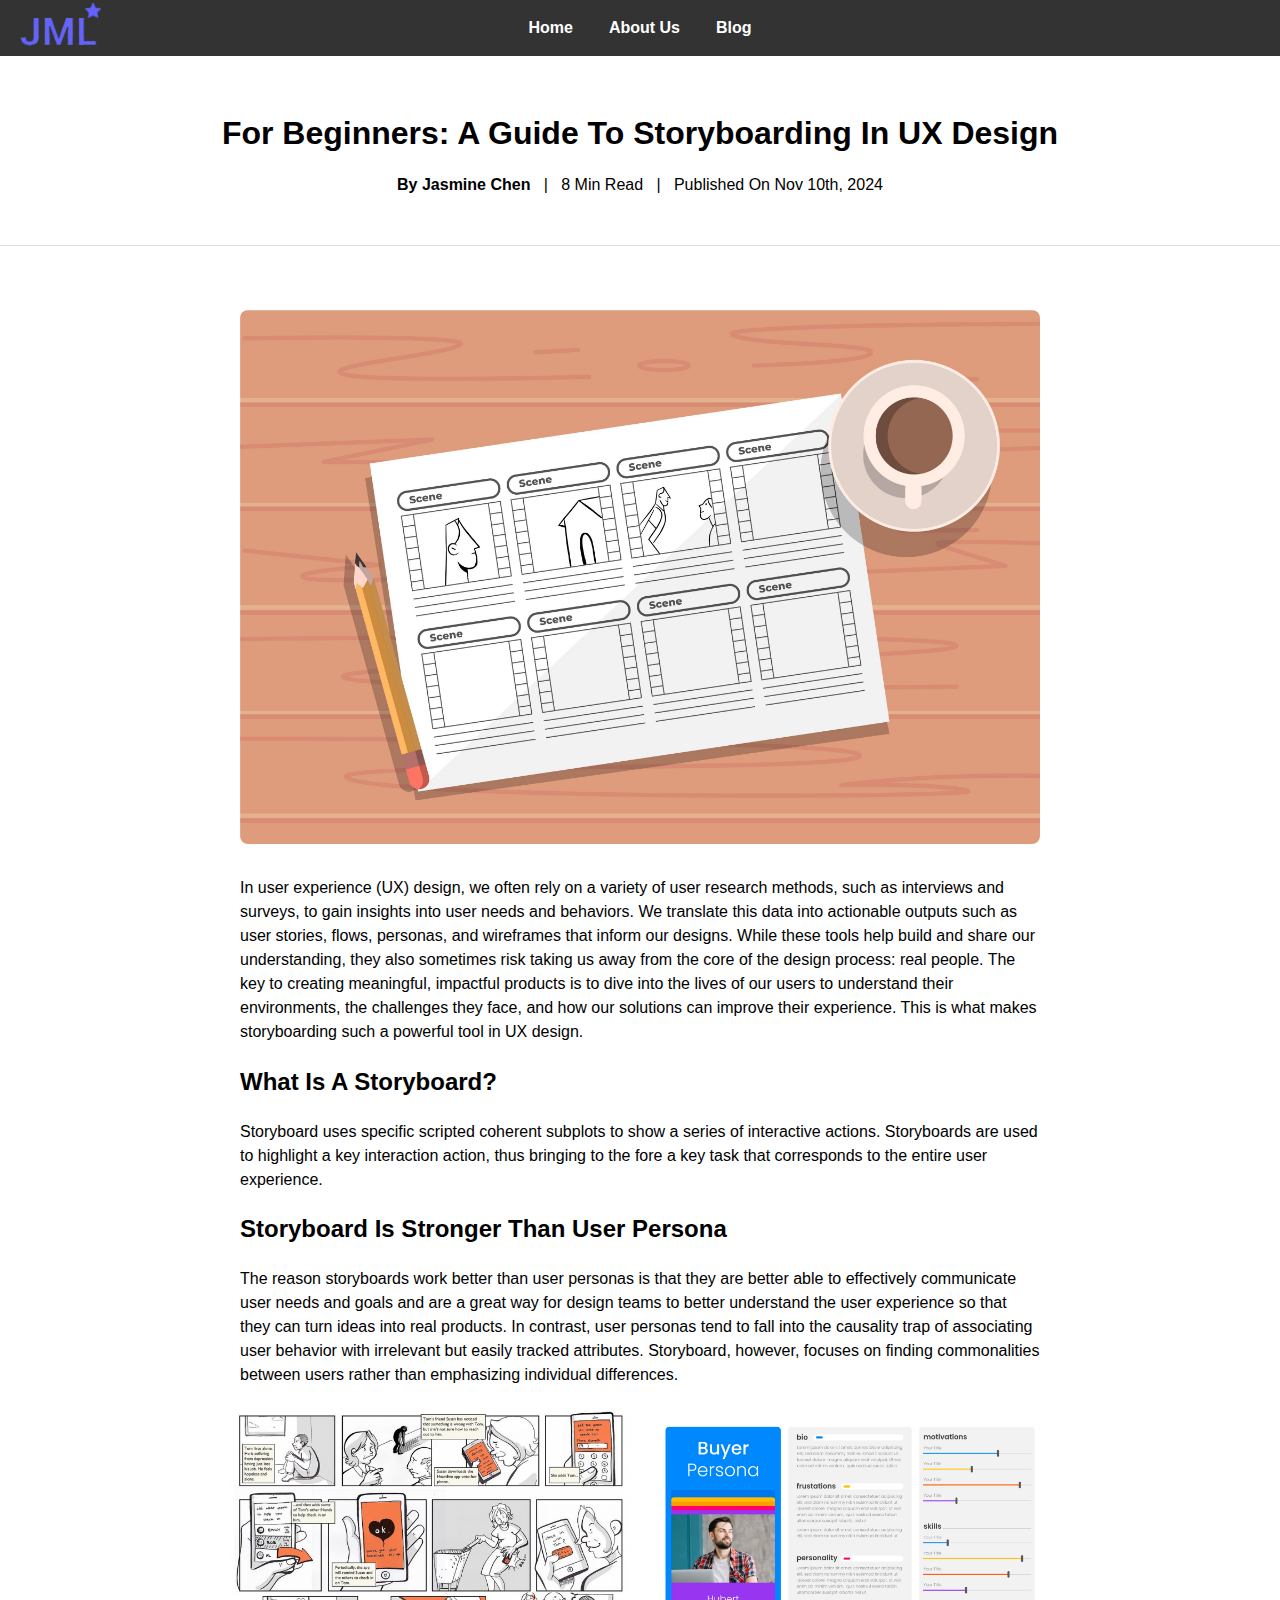
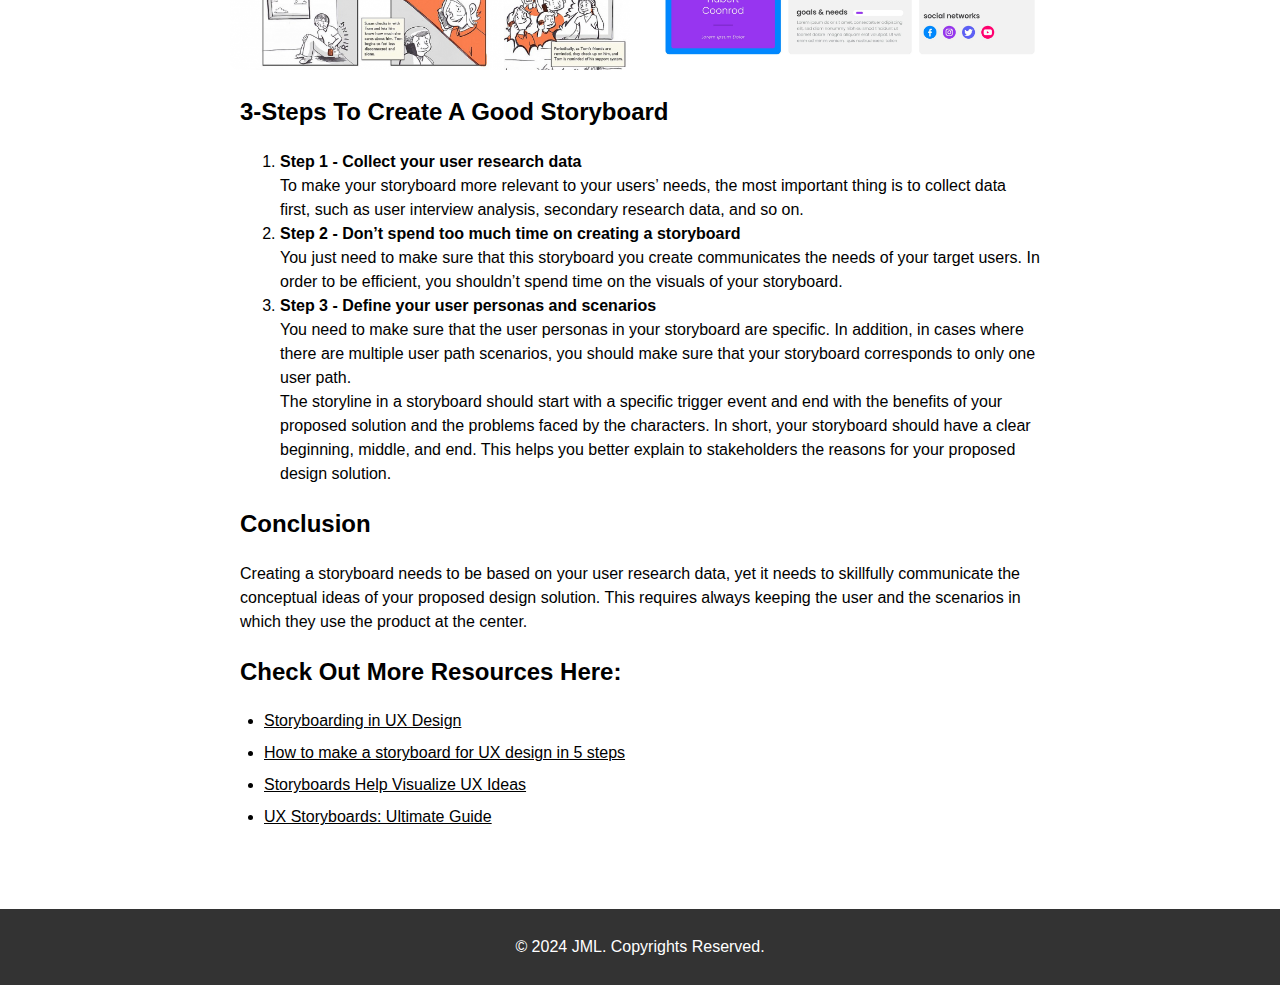
<file: jasminestoryboardblog.html>
<!DOCTYPE html>
<html lang="en">
<head>
    <meta charset="UTF-8">
    <meta name="viewport" content="width=device-width, initial-scale=1.0">
    <title>Storyboarding in UX Design</title>
    <style>
        body {
            font-family: Arial, sans-serif;
            line-height: 1.5;
            margin: 0;
            padding: 0;
            color: black;
            background: white;
        }

        .nav {
            position: relative;
            display: flex;
            justify-content: center;
            align-items: center;
            background: #333333;
            padding: 1em;
        }

        .nav img {
            position: absolute;
            left: 20px;
            height: 50px; 
        }

        .nav ul {
            list-style: none;
            margin: 0;
            padding: 0;
            display: flex;
        }

        .nav li {
            margin: 0 10px;
        }

        .nav a {
            text-decoration: none;
            color: #ffffff;
            font-weight: bold;
            padding: 0.5em;
        }

        .nav a:hover {
            background: #758CDD;
            border-radius: 10px;
        }

        header {
            text-align: center;
            padding: 2em 1em;
            background: white;
            border-bottom: 1px solid #ddd;
        }

        header h1 {
            font-size: 2rem;
            margin-bottom: 0.5em;
        }

        header p {
            font-size: 1em;
        }

        main {
            width: 90%;
            max-width: 800px;
            margin: 2em auto;
            background: white;
            padding: 2em;
            border-radius: 8px;
        }

        .hero .hero-image {
            display: block;
            width: 100%;
            height: auto;
            margin-bottom: 2em;
            border-radius: 8px;
            background-color: #f0f0f0;
        }

        .resources ul {
            list-style-type: disc;
            padding: 0;
            margin-left: 1.5em;
        }

        .resources li {
            margin-bottom: 0.5em;
        }

        .resources a {
            color: black;
            text-decoration: underline;
            font-weight: medium;
        }

        .resources a:hover {
            text-decoration: none;
            color: #0073e6;
        }
        .why-storyboard .image-container {
            display: flex;
            justify-content: center;
            align-items: center;
            gap: 20px; 
            margin-top: 20px;
        }

        .why-storyboard .image-container img {
            width: 50%; 
            height: auto; 
            border-radius: 10px; 
        }

        footer {
   		    text-align: center;
            padding: 10px;
            background-color: #333333;
            color: white;
            margin-top: 20px;
        }

    </style>
</head>
    
<body>
    <div class="nav">
        <img src="logo.jpg" alt="Logo">
        <ul>
            <li><a href="#home">Home</a></li>
            <li><a href="#about">About Us</a></li>
            <li><a href="#blog">Blog</a></li>
        </ul>
    </div>

    <header>
        <h1>For Beginners: A Guide To Storyboarding In UX Design</h1>
        <p><strong>By Jasmine Chen</strong> &nbsp; | &nbsp; 8 Min Read &nbsp; | &nbsp; Published On Nov 10th, 2024</p>
    </header>

    <main>
        <section class="hero">
            <img src="storyboard.jpg" alt="storyboard" class="hero-image">
        </section>

        <section class="intro">
            <p>
                In user experience (UX) design, we often rely on a variety of user research methods, such as interviews 
                and surveys, to gain insights into user needs and behaviors. We translate this data into actionable outputs 
                such as user stories, flows, personas, and wireframes that inform our designs. While these tools help build 
                and share our understanding, they also sometimes risk taking us away from the core of the design process: 
                real people. The key to creating meaningful, impactful products is to dive into the lives of our users to 
                understand their environments, the challenges they face, and how our solutions can improve their experience. 
                This is what makes storyboarding such a powerful tool in UX design.
            </p>
        </section>

        <section class="what-is-storyboard">
            <h2>What Is A Storyboard?</h2>
            <p>
                Storyboard uses specific scripted coherent subplots to show a series of interactive actions. 
                Storyboards are used to highlight a key interaction action, thus bringing to the fore a key task 
                that corresponds to the entire user experience.
            </p>
        </section>

        <section class="why-storyboard">
            <h2>Storyboard Is Stronger Than User Persona</h2>
            <p>
                The reason storyboards work better than user personas is that they are better able to effectively 
                communicate user needs and goals and are a great way for design teams to better understand the user 
                experience so that they can turn ideas into real products. In contrast, user personas tend to fall into 
                the causality trap of associating user behavior with irrelevant but easily tracked attributes. 
                Storyboard, however, focuses on finding commonalities between users rather than emphasizing individual differences.
            </p>

            <div class="image-container">
                <img src="example 1.jpg" alt="storyboard">
                <img src="persona.jpg" alt="persona">
            </div>
        </section>

        <section class="steps">
            <h2>3-Steps To Create A Good Storyboard</h2>
            <ol>
                <li><strong>Step 1 - Collect your user research data</strong><br>
                    To make your storyboard more relevant to your users’ needs, the most important thing is to collect data first, 
                    such as user interview analysis, secondary research data, and so on.
                </li>
                <li><strong>Step 2 - Don’t spend too much time on creating a storyboard</strong><br>
                    You just need to make sure that this storyboard you create communicates the needs of your target users. 
                    In order to be efficient, you shouldn’t spend time on the visuals of your storyboard.
                </li>
                <li><strong>Step 3 - Define your user personas and scenarios</strong><br>
                    You need to make sure that the user personas in your storyboard are specific. In addition, in cases 
                    where there are multiple user path scenarios, you should make sure that your storyboard corresponds 
                    to only one user path.<br>
                    The storyline in a storyboard should start with a specific trigger event and end with the benefits of 
                    your proposed solution and the problems faced by the characters. In short, your storyboard should have 
                    a clear beginning, middle, and end. This helps you better explain to stakeholders the reasons for your 
                    proposed design solution.
                </li>
            </ol>
        </section>

        <section class="conclusion">
            <h2>Conclusion</h2>
            <p>
                Creating a storyboard needs to be based on your user research data, yet it needs to skillfully communicate 
                the conceptual ideas of your proposed design solution. This requires always keeping the user and the scenarios 
                in which they use the product at the center.
            </p>
        </section>

        <section class="resources">
            <h2>Check Out More Resources Here:</h2>
            <ul>
                <li><a href="https://example.com/storyboarding-ux-design">Storyboarding in UX Design</a></li>
                <li><a href="https://example.com/make-storyboard-ux-design-5-steps">How to make a storyboard for UX design in 5 steps</a></li>
                <li><a href="https://example.com/storyboards-visualize-ux-ideas">Storyboards Help Visualize UX Ideas</a></li>
                <li><a href="https://example.com/ux-storyboards-ultimate-guide">UX Storyboards: Ultimate Guide</a></li>
            </ul>
        </section>
    </main>

<footer>
    <p>&copy; 2024 JML. Copyrights Reserved.</p>
</footer>

</body>
</html>
</file>
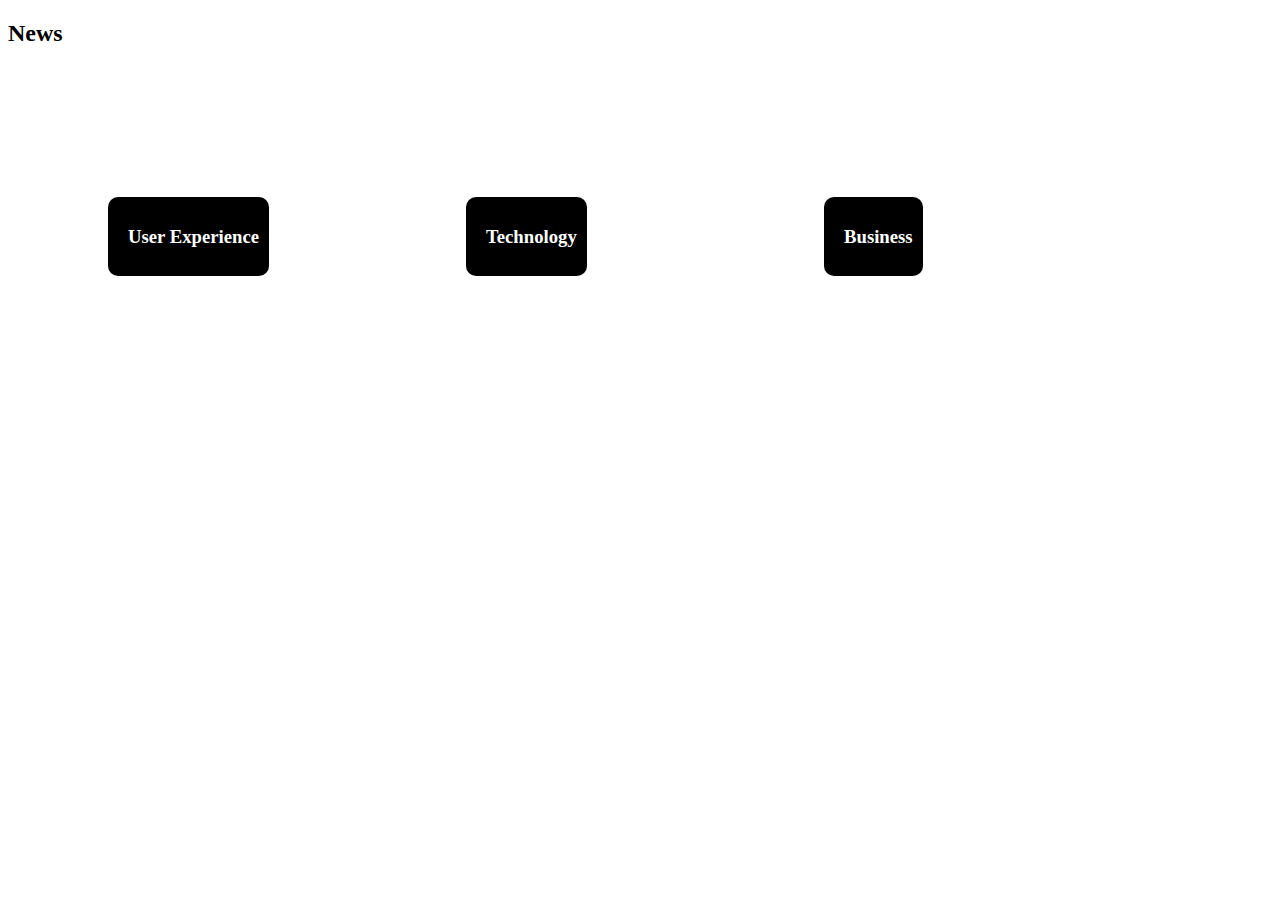
<file: news.html>
<!DOCTYPE html>
<html lang="en">

<head>
    <meta charset="UTF-8">
    <meta name="viewport" content="width=device-width, initial-scale=1.0">
    <title>News</title>
    <style>
        h3 {
            color: white;
            margin-left: 10px;
        }

        #news{
            display: grid;
            grid-template-columns: repeat(3, 1fr); gap: 10px;
            margin: 100px;
        }

        #tech-news-container, #business-news-container, #ux-news-container {
            width: fit-content;
            padding: 10px;
            display: grid;
            grid-template-columns: 1fr;
            align-items: start;
            border-radius: 10px;
            background-color: black;
            margin-top: 50px;
        }

        .newsCard {
            width: 500px;
            height: fit-content;
            padding: 10px;
            display: block;
            margin: 10px;
            border-bottom: 1px rgb(232, 225, 225);
            border-style: solid;
        }

        .newsImage {
            margin: 10px;
            float: left;
            width: 100px;
            height: 100px;
            object-fit: cover;
            border-radius: 5px;
        }

        .newsTitle {
            color: rgb(27, 107, 243);
            text-decoration: none;
        }

        .snippet {
            color: white;
            font-size: 14px;
        }
    </style>
</head>

<body>
    <h2>News</h2>

    <div id="news">
        <div id = "ux-news-container">
            <h3>User Experience</h3>
        </div>
    
        <div id = "tech-news-container">
            <h3>Technology</h3>
        </div>
    
        <div id = "business-news-container">
            <h3>Business</h3>
        </div>
    </div>

    <script>
        async function fetchTechNewsData() {
            var url = `https://api.thenewsapi.com/v1/news/top?api_token=oPewgOtw1QPDbnb2gFTFMuhuYSA3Cfb086Sr1gVI&locale=us&categories=tech&language=en`
            var response = await fetch(url);
            var jsonData = await response.json();
            var container = document.getElementById("tech-news-container");

            jsonData["data"].forEach(article => {
                var newsCard = document.createElement("div");
                newsCard.innerHTML = `
                <img src="${article.image_url}" alt="${article.title}" class = "newsImage">
                <a href = "${article.url}" target="_blank" class = "newsTitle"><h4>${article.title}</h4></a>
                <p class = "snippet">${article.snippet}</p>
                `;
                newsCard.className = "newsCard";
                container.appendChild(newsCard);
            });
        }

        fetchTechNewsData();

        async function fetchBusinessNewsData() {
            var url = `https://api.thenewsapi.com/v1/news/top?api_token=oPewgOtw1QPDbnb2gFTFMuhuYSA3Cfb086Sr1gVI&locale=us&categories=business&language=en`
            var response = await fetch(url);
            var jsonData = await response.json();
            var container = document.getElementById("business-news-container");

            jsonData["data"].forEach(article => {
                var newsCard = document.createElement("div");
                newsCard.innerHTML = `
                <img src="${article.image_url}" alt="${article.title}" class = "newsImage">
                <a href = "${article.url}" target="_blank" class = "newsTitle"><h4>${article.title}</h4></a>
                <p class = "snippet">${article.snippet}</p>
                `;
                newsCard.className = "newsCard";
                container.appendChild(newsCard);
            });
        }

        fetchBusinessNewsData();

        async function fetchUxNewsData() {
            var url = `https://api.thenewsapi.com/v1/news/top?api_token=oPewgOtw1QPDbnb2gFTFMuhuYSA3Cfb086Sr1gVI&locale=us&language=en&search=user experience design`
            var response = await fetch(url);
            var jsonData = await response.json();
            var container = document.getElementById("ux-news-container");

            jsonData["data"].forEach(article => {
                var newsCard = document.createElement("div");
                newsCard.innerHTML = `
                <img src="${article.image_url}" alt="${article.title}" class = "newsImage">
                <a href = "${article.url}" target="_blank" class = "newsTitle"><h4>${article.title}</h4></a>
                <p class = "snippet">${article.snippet}</p>
                `;
                newsCard.className = "newsCard";
                container.appendChild(newsCard);
            });
        }

        fetchUxNewsData();
    </script>
</body>
</html>
</file>
<file: style.css>
/* General Styles */
body {
        font-family: Arial, sans-serif;
        line-height: 1.5;
        margin: auto;
        padding: 0;
        color: black;
        background: white;
       }

.nav {
        position: relative;
        display: flex;
        justify-content: center;
        align-items: center;
        background: #333333;
        padding: 1em;
       }

.nav img {
        position: absolute;
        left: 20px;
        height: 50px; 
       }

.nav ul {
        list-style: none;
        margin: 0;
        padding: 0;
        display: flex;
       }

.nav li {
        margin: 0 10px;
       }

.nav a {
        text-decoration: none;
        color: #ffffff;
        font-weight: bold;
        padding: 0.5em;
       }

.nav a:hover {
        background: #758CDD;
        border-radius: 10px;
       }

header {
        text-align: center;
        padding: 2em 1em;
        background: white;
        border-bottom: 1px solid #ddd;
       }

header h1 {
        font-size: 2em;
        margin-bottom: 0.5em;
       }

header p {
        font-size: 1em;
       }

main {
        width: 90%;
        max-width: 800px;
        margin: 2em auto;
        background: white;
        padding: 2em;
        border-radius: 8px;
       }

.hero .hero-image {
        width: 100%;
        height: auto;
        margin-bottom: 2em;
        border-radius: 8px;
        display: block;
        background-color: #f0f0f0;
       }

.resources ul {
            list-style-type: disc;
            padding: 0;
            margin-left: 1.5em;
       }

.resources li {
        margin-bottom: 0.5em;
       }

.resources a {
        color: black;
        text-decoration: underline;
        font-weight: medium;
       }

.resources a:hover {
        text-decoration: none;
        color: #0073e6;
        }

.why-storyboard .image-container {
        display: flex;
        justify-content: center;
        align-items: center;
        gap: 20px; 
        margin-top: 20px;
       }

.why-storyboard .image-container img {
        width: 50%; 
        height: auto; 
        border-radius: 10px; 
       }


/* Home Section */
        h2 {
            margin-top: 100px;
            text-align: center;
        }
        h3 {
            color: #7B57E8;
            text-align: center;
        }

        #news {
            display: block;
            gap: 10px;
            position: relative;
        }

        .tech-news-container, .business-news-container, .ux-news-container {
            width: fit-content;
            padding: 10px;
            display: grid;
            grid-template-columns: 1fr;
            align-items: start;
            border-radius: 10px;
            background-color: black;
            margin: 50px auto auto auto;
        }

        .newsCard {
            width: 800px;
            height: fit-content;
            padding: 10px;
            display: block;
            margin: 10px;
            border-bottom: 1px rgb(232, 225, 225);
            border-style: solid;
        }

        .newsImage {
            margin: 10px;
            float: left;
            width: 100px;
            height: 100px;
            object-fit: cover;
            border-radius: 5px;
        }

        .newsTitle {
            color: rgb(27, 107, 243);
            text-decoration: none;
        }

        .snippet {
            color: white;
            font-size: 14px;
        }

        .slide {
            display: none;
            text-align: center;
        }

        .slide.active {
            display: block;
        }

        #slideshow {
            position: relative;
            margin: 0 auto;
        }

        .slideshow-button-prev {
            width: 50px;
            height: 50px;
            background-color: transparent;
            border: none;
            position: absolute;
            top: 50%;
            left: 10px;
        }

        .slideshow-button-next {
            width: 50px;
            height: 50px;
            background-color: transparent;
            border: none;
            position: absolute;
            top: 50%;
            right: 10px;
        }

        .buttonImage {
            width: 100%;
            height: auto;
        }




/* Comparison Section */
.comparison-container {
    display: flex;
    align-items: flex-start;
    justify-content: center;
    gap: 20px;
    margin: 20px 0;
    position: relative;
}

.comparison-column {
    flex: 1;
    padding: 10px;
}

.comparison-column h3 {
    text-align: center;
    color: #333;
    margin-bottom: 10px;
}

.comparison-column ul {
    list-style: none;
    padding: 0;
    margin: 0;
}

.comparison-column ul li {
    margin: 10px 0;
    padding: 5px;
    background-color: #f9f9f9;
    border-radius: 5px;
    box-shadow: 0 1px 2px rgba(0, 0, 0, 0.1);
}

.comparison-divider {
    width: 1px;
    background-color: #ccc;
    margin: 0 10px;
}

/* Podcast content */

.title {
            text-align: center;
        }
        .intro {
            margin: 50px 300px 50px 300px;
        }
        img {
            display: block;
            height: 500px;
            margin-left: auto;
            margin-right: auto;
        }

 .podcastcontent {
            background-color: rgb(168, 204, 241);
            padding: 20px; 
            margin: 20px auto; 
            border-radius: 20px;
            max-width: 800px; 
            width: 90%;          
}

/* About Page Styles */
.about-page {
    padding: 20px;
}

.about-page h1, .about-page h2 {
    color: #333;
    margin-bottom: 20px;
    text-align: center;
}

.about-page p {
    line-height: 1.6;
    margin-bottom: 20px;
    color: #555;
}

/* Team Section */
.team-member {
    display: flex;
    align-items: center;
    margin-bottom: 30px;
    border-bottom: 1px solid #ddd;
    padding-bottom: 20px;
}

.team-member .member-image img {
    width: 120px;
    height: 120px;
    border-radius: 50%;
    margin-right: 20px;
    object-fit: cover;
}

.team-member .member-info {
    max-width: 600px;
}

.team-member h3 {
    margin-bottom: 10px;
    color: #333;
}

.team-member p {
    margin: 0;
    color: #555;
}


/* blog page */

.image-section {
     text-align: center;
     margin-bottom: 2rem;
}

.image-wrapper {
     display: block;
     width: 100%;
     max-width: 800px;
     height: 400px; 
     margin: 0 auto 2rem;
     border-radius: 8px;
     background-size: cover;
     background-position: center;
}

/* Footer */
footer {
   		    text-align: center;
            padding: 10px;
            background-color: #333333;
            color: white;
            margin-top: 20px;
        }

/* RWD */
@media screen and (max-width: 500px){
    .newsCard {
        width: 400px;
    }

    .bannerimg {
        width: 400px;
        height: auto;
    }
}
</file>
<file: styles.css>
/* General Styles */
body {
    font-family: Arial, sans-serif;
    margin: 0;
    padding: 0;
    line-height: 1.6;
}

/* Navigation Bar */
.navbar {
    display: flex;
    justify-content: space-between;
    align-items: center;
    background-color: #333;
    padding: 10px 20px;
    color: #fff;
}

.navbar .logo {
    height: 40px;
}

.nav-links {
    list-style: none;
    display: flex;
    gap: 20px;
    margin: 0;
    padding: 0;
}

.nav-links li a {
    color: #fff;
    text-decoration: none;
    padding: 5px 10px;
    transition: background-color 0.3s ease;
}

.nav-links li a:hover {
    background-color: #555;
    border-radius: 5px;
}

/* Banner Section */
.banner img {
    width: 100%;
    height: auto;
    display: block;
    margin: 0;
    padding: 0;
}

/* Article Section */
section {
    padding: 20px;
}

h1, h2 {
    color: #333;
}

p, ul {
    margin-bottom: 20px;
}

/* Comparison Section */
.comparison-container {
    display: flex;
    align-items: flex-start;
    justify-content: center;
    gap: 20px;
    margin: 20px 0;
    position: relative;
}

.comparison-column {
    flex: 1;
    padding: 10px;
}

.comparison-column h3 {
    text-align: center;
    color: #333;
    margin-bottom: 10px;
}

.comparison-column ul {
    list-style: none;
    padding: 0;
    margin: 0;
}

.comparison-column ul li {
    margin: 10px 0;
    padding: 5px;
    background-color: #f9f9f9;
    border-radius: 5px;
    box-shadow: 0 1px 2px rgba(0, 0, 0, 0.1);
}

.comparison-divider {
    width: 1px;
    background-color: #ccc;
    margin: 0 10px;
}

/* Footer */
footer {
    text-align: center;
    padding: 10px;
    background-color: #333;
    color: #fff;
    margin-top: 20px;
}

/* About Page Styles */
.about-page {
    padding: 20px;
}

.about-page h1, .about-page h2 {
    color: #333;
    margin-bottom: 20px;
}

.about-page p {
    line-height: 1.6;
    margin-bottom: 20px;
    color: #555;
}

/* Team Section */
.team-member {
    display: flex;
    align-items: center;
    margin-bottom: 30px;
    border-bottom: 1px solid #ddd;
    padding-bottom: 20px;
}

.team-member .member-image img {
    width: 120px;
    height: 120px;
    border-radius: 50%;
    margin-right: 20px;
    object-fit: cover;
}

.team-member .member-info {
    max-width: 600px;
}

.team-member h3 {
    margin-bottom: 10px;
    color: #333;
}

.team-member p {
    margin: 0;
    color: #555;
}
</file>
